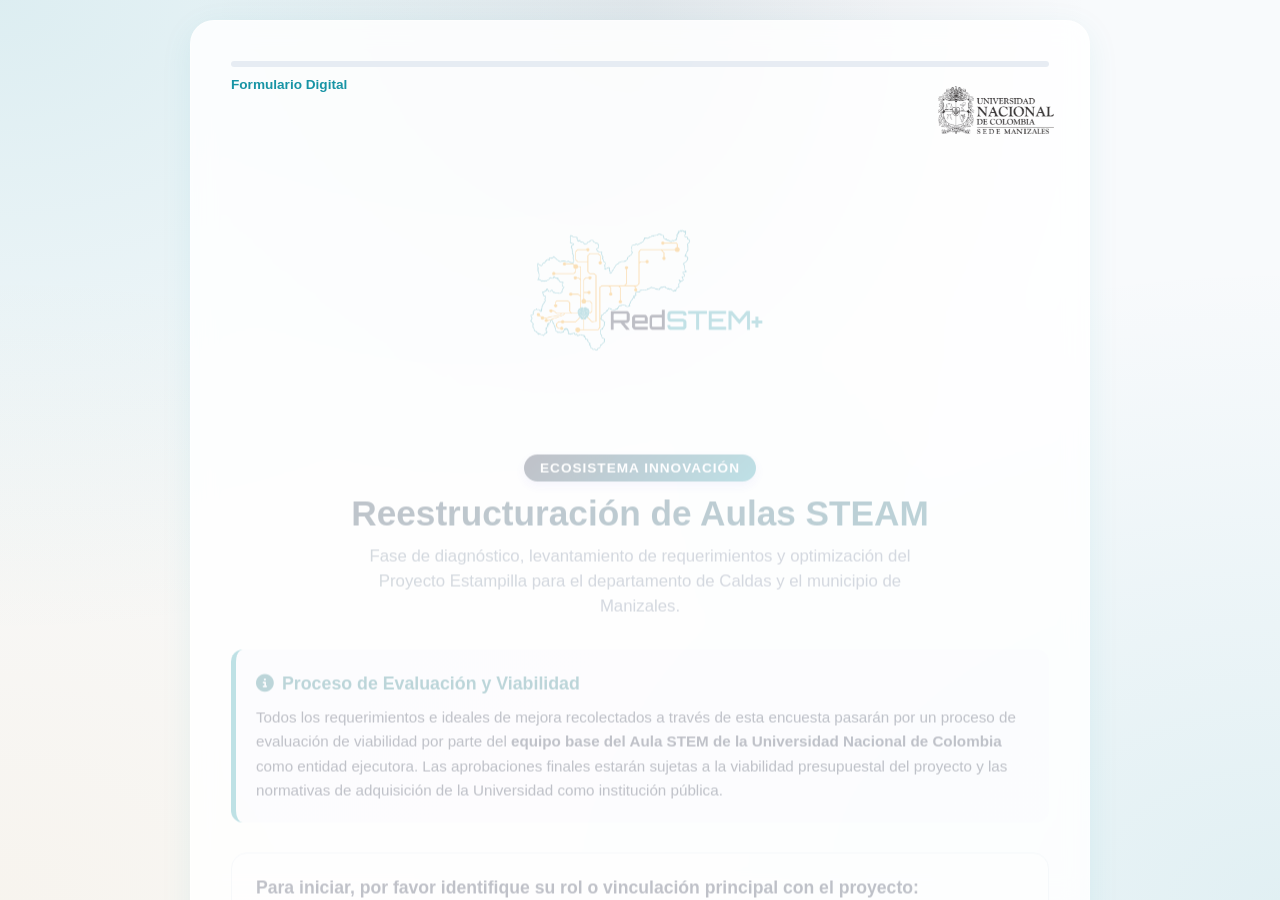
<file: index.html>
<!DOCTYPE html>
<html lang="es">
<head>
    <meta charset="UTF-8">
    <meta http-equiv="refresh" content="0; url=Formulario Actores y Aliados Aulas STEAM.html" />
    <title>Cargando Formulario Aulas STEAM...</title>
</head>
<body>
    <p>Redireccionando al formulario...</p>
</body>
</html>
</file>
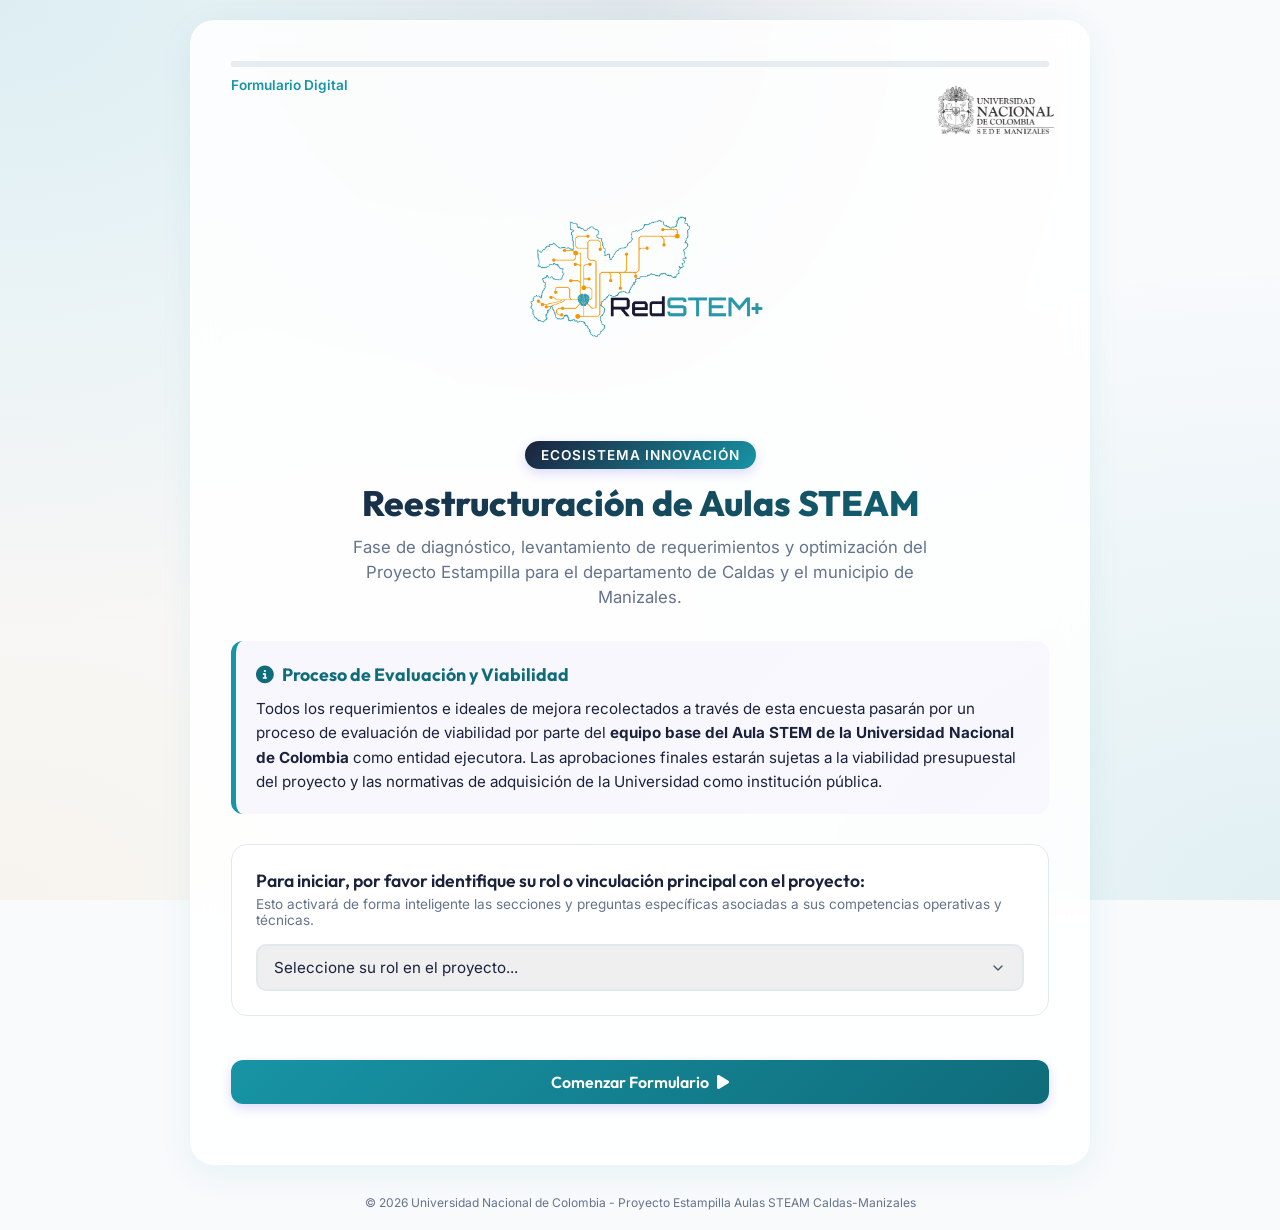
<file: Formulario Actores y Aliados Aulas STEAM.html>
<!DOCTYPE html>
<html lang="es">
<head>
    <meta charset="UTF-8">
    <meta name="viewport" content="width=device-width, initial-scale=1.0">
    <title>Formulario de Diagnóstico y Reestructuración - Aulas STEAM</title>
    
    <!-- External Assets & Styles -->
    <link rel="stylesheet" href="style.css?v=1.4">
    <link rel="stylesheet" href="https://cdnjs.cloudflare.com/ajax/libs/font-awesome/6.4.0/css/all.min.css">
</head>
<body>

    <main class="app-container" id="survey-app">
        <!-- Universidad Nacional Crest -->
        <img src="manizales.png" alt="Universidad Nacional de Colombia" class="unal-crest">

        <!-- Progress Tracker Bar -->
        <div class="progress-container">
            <div class="progress-bar-bg">
                <div class="progress-bar-fill" id="progress-bar-fill"></div>
            </div>
            <div class="progress-meta">
                <span class="progress-steps-indicator" id="progress-text">Formulario Digital</span>
                <span class="brand-badge-text" id="badge-rol" style="display: none;">Rol</span>
            </div>
        </div>

        <!-- SCREEN 1: Welcome & Actor Selection -->
        <section class="form-screen active" id="screen-welcome">
            <div class="welcome-card">
                <div class="welcome-logo-container" style="text-align: center; margin-bottom: 24px;">
                    <img src="logo3.png" alt="RedSTEM+" style="max-height: 260px; max-width: 100%; object-fit: contain;">
                </div>
                
                <div class="brand-badge">Ecosistema Innovación</div>
                <h1>Reestructuración de Aulas STEAM</h1>
                <p class="header-subtitle">
                    Fase de diagnóstico, levantamiento de requerimientos y optimización del Proyecto Estampilla para el departamento de Caldas y el municipio de Manizales.
                </p>

                <!-- Disclaimer & Evaluation Process Banner -->
                <div class="disclaimer-box">
                    <h3><i class="fas fa-info-circle"></i> Proceso de Evaluación y Viabilidad</h3>
                    <p>
                        Todos los requerimientos e ideales de mejora recolectados a través de esta encuesta pasarán por un proceso de 
                        evaluación de viabilidad por parte del <strong>equipo base del Aula STEM de la Universidad Nacional de Colombia</strong> 
                        como entidad ejecutora. Las aprobaciones finales estarán sujetas a la viabilidad presupuestal del proyecto y las 
                        normativas de adquisición de la Universidad como institución pública.
                    </p>
                </div>

                <div class="question-group" style="text-align: left;">
                    <label class="question-label" for="actor-select">Para iniciar, por favor identifique su rol o vinculación principal con el proyecto:</label>
                    <p class="question-desc">Esto activará de forma inteligente las secciones y preguntas específicas asociadas a sus competencias operativas y técnicas.</p>
                    <select id="actor-select">
                        <!-- Options generated dynamically by app.js -->
                    </select>
                </div>

                <button class="btn btn-primary" id="btn-start" style="width: 100%; justify-content: center; margin-top: 20px;">
                    Comenzar Formulario <i class="fas fa-play"></i>
                </button>
            </div>
        </section>

        <!-- SCREEN 2: Dynamic Form Step -->
        <section class="form-screen" id="screen-form">
            <div class="header-wrapper">
                <h2 id="section-title" style="font-family: var(--font-display); font-weight: 700; color: var(--color-primary-dark); font-size: 1.5rem; margin-bottom: 5px;">Sección</h2>
                <div style="width: 50px; height: 4px; background: var(--color-stem-purple); margin: 8px auto 0; border-radius: 10px;"></div>
            </div>

            <!-- Dynamic Question fields inserted here -->
            <form id="dynamic-form-fields" onsubmit="event.preventDefault();">
                <!-- Injected via JavaScript -->
            </form>

            <!-- Step Navigation Buttons -->
            <div class="button-group">
                <button class="btn btn-secondary" id="btn-prev">
                    <i class="fas fa-arrow-left"></i> Atrás
                </button>
                <button class="btn btn-primary" id="btn-next">
                    Siguiente <i class="fas fa-arrow-right"></i>
                </button>
            </div>
        </section>

        <!-- SCREEN 3: Success & Download Page -->
        <section class="form-screen" id="screen-success">
            <div class="success-card">
                <div class="success-icon-wrapper">
                    <i class="fas fa-check-circle"></i>
                </div>
                <h1>¡Respuestas Recopiladas!</h1>
                <p class="header-subtitle" style="margin-bottom: 25px;">
                    La recolección de información ha finalizado con éxito. Sus respuestas han sido consolidadas localmente en el navegador.
                </p>

                <!-- Viabilidad Recordatorio Final -->
                <div class="disclaimer-box" style="margin-top: 10px; border-left-color: var(--color-gob-teal);">
                    <h3><i class="fas fa-clipboard-check"></i> Próxima Fase: Mesa Técnica de Aprobación</h3>
                    <p>
                        El equipo técnico y pedagógico del <strong>Aula STEM UNAL</strong> consolidará todas las encuestas en la matriz de requerimientos 
                        para evaluar el costo-beneficio, el ajuste normativo de contratación y la disponibilidad de presupuesto.
                    </p>
                </div>

                <!-- Download Buttons -->
                <div class="download-options">
                    <button class="btn btn-download" id="btn-download-json">
                        <i class="fas fa-file-code"></i> Descargar JSON
                    </button>
                    <button class="btn btn-download" id="btn-download-csv">
                        <i class="fas fa-file-csv"></i> Descargar CSV
                    </button>
                </div>

                <!-- Response Preview section for demo purposes -->
                <div class="response-preview">
                    <h3><i class="fas fa-eye"></i> Vista Previa de sus Respuestas</h3>
                    <div class="preview-grid" id="preview-grid">
                        <!-- Injected via JavaScript -->
                    </div>
                </div>
            </div>
        </section>
    </main>

    <footer>
        <p>&copy; 2026 Universidad Nacional de Colombia - Proyecto Estampilla Aulas STEAM Caldas-Manizales</p>
    </footer>

    <!-- App Script logic -->
    <script src="app.js?v=1.8"></script>
</body>
</html>
</file>
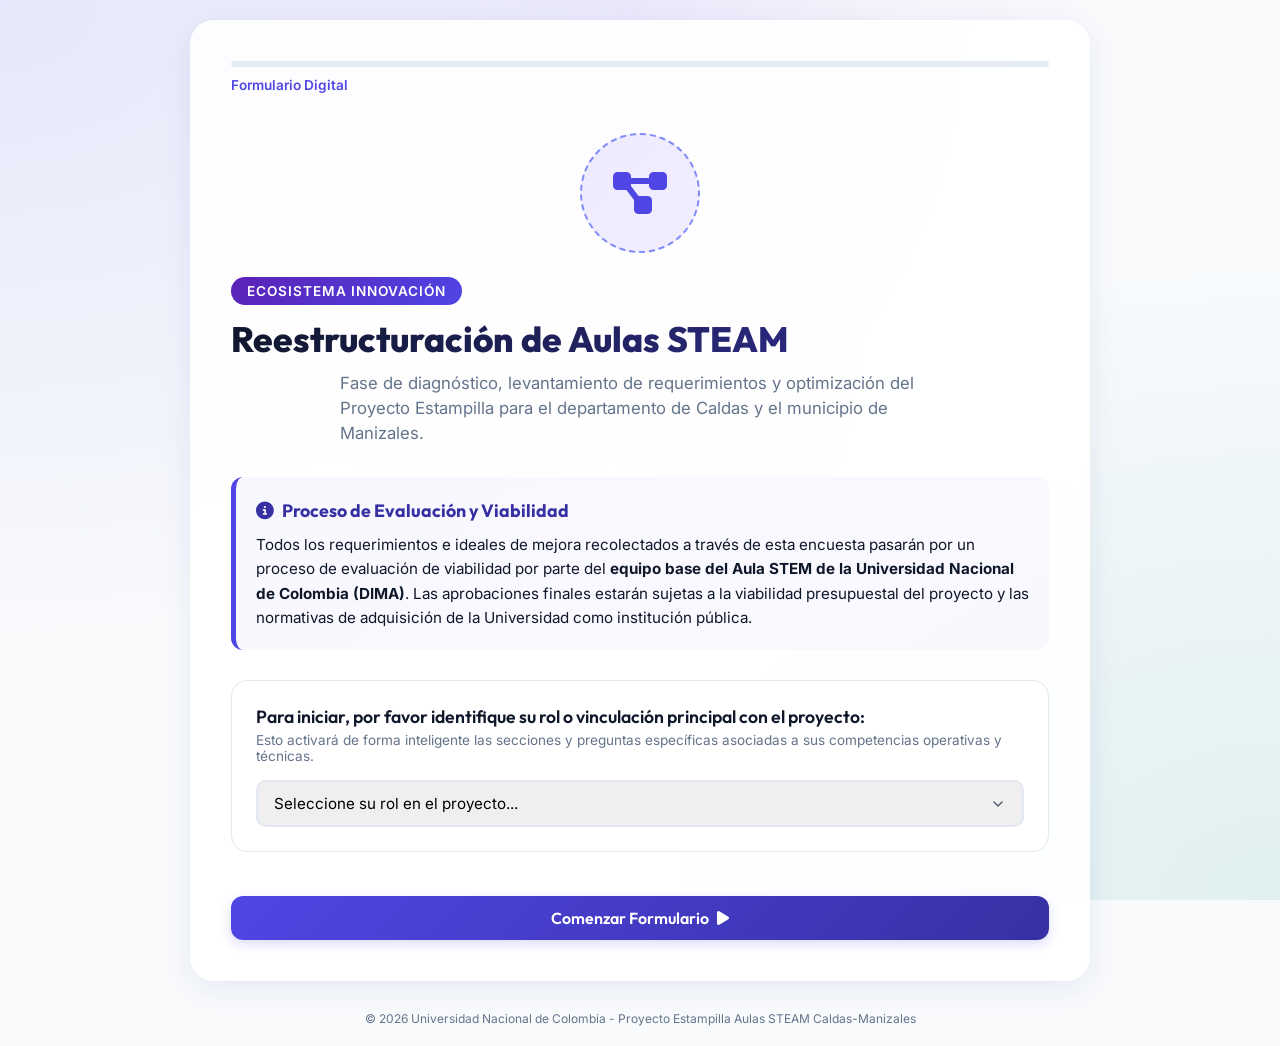
<file: formulario_google_forms_compatible.html>
<!DOCTYPE html>
<html lang="es">
<head>
    <meta charset="UTF-8">
    <meta name="viewport" content="width=device-width, initial-scale=1.0">
    <title>Formulario Diagnóstico y Reestructuración - Aulas STEAM</title>
    
    <!-- Librería externa de iconos -->
    <link rel="stylesheet" href="https://cdnjs.cloudflare.com/ajax/libs/font-awesome/6.4.0/css/all.min.css">
    
    <!--
      INSTRUCCIONES DE CONFIGURACIÓN CON GOOGLE FORMS:
      1. Cree su formulario en Google Forms con las preguntas correspondientes.
      2. Abra su Google Form publicado, haga clic derecho en cada campo de pregunta e inspeccione el código HTML.
      3. Busque el atributo 'name="entry.123456789"' de cada campo de pregunta.
      4. Vaya a la sección de <script> al final de este archivo y reemplace los valores del objeto 'googleFormMapping'
         y la variable 'googleFormUrl' con sus IDs de pregunta reales.
    -->
    
    <style>
        /* System Design & Theme Configuration */
        @import url('https://fonts.googleapis.com/css2?family=Inter:wght@300;400;500;600;700&family=Outfit:wght@400;500;600;700;800&display=swap');

        :root {
            --color-primary: #4f46e5;
            --color-primary-light: #818cf8;
            --color-primary-dark: #3730a3;
            --color-stem-purple: #5b21b6;
            --color-stem-violet: #8b5cf6;
            --color-gob-teal: #0d9488;
            --color-gob-teal-light: #2dd4bf;
            --color-aliados-orange: #c2410c;
            --color-aliados-orange-light: #ea580c;
            --color-unal-gold: #b45309;
            --color-unal-yellow: #f59e0b;
            --color-bg-dark: #0f172a;
            --color-bg-light: #f8fafc;
            --color-text-dark: #0f172a;
            --color-text-light: #f1f5f9;
            --color-text-muted: #64748b;
            
            --font-primary: 'Inter', sans-serif;
            --font-display: 'Outfit', sans-serif;
            
            --glass-bg: rgba(255, 255, 255, 0.9);
            --glass-border: rgba(255, 255, 255, 0.4);
            --glass-shadow: 0 8px 32px 0 rgba(31, 38, 135, 0.08);
            
            --transition-smooth: all 0.3s cubic-bezier(0.4, 0, 0.2, 1);
        }

        * {
            margin: 0;
            padding: 0;
            box-sizing: border-box;
        }

        body {
            font-family: var(--font-primary);
            background-color: var(--color-bg-light);
            color: var(--color-text-dark);
            min-height: 100vh;
            display: flex;
            flex-direction: column;
            justify-content: center;
            align-items: center;
            background-image: 
                radial-gradient(at 0% 0%, rgba(99, 102, 241, 0.12) 0px, transparent 50%),
                radial-gradient(at 50% 0%, rgba(139, 92, 246, 0.08) 0px, transparent 50%),
                radial-gradient(at 100% 100%, rgba(13, 148, 136, 0.1) 0px, transparent 50%);
            background-attachment: fixed;
            padding: 20px;
        }

        .app-container {
            width: 100%;
            max-width: 900px;
            background: var(--glass-bg);
            backdrop-filter: blur(12px);
            -webkit-backdrop-filter: blur(12px);
            border: 1px solid var(--glass-border);
            border-radius: 24px;
            box-shadow: var(--glass-shadow);
            padding: 40px;
            position: relative;
            transition: var(--transition-smooth);
        }

        .header-wrapper {
            text-align: center;
            margin-bottom: 30px;
        }

        .brand-badge {
            display: inline-flex;
            align-items: center;
            gap: 8px;
            background: linear-gradient(135deg, var(--color-stem-purple), var(--color-primary));
            color: white;
            padding: 6px 16px;
            border-radius: 50px;
            font-size: 0.85rem;
            font-weight: 600;
            text-transform: uppercase;
            letter-spacing: 1px;
            margin-bottom: 12px;
        }

        h1 {
            font-family: var(--font-display);
            font-weight: 800;
            font-size: 2.2rem;
            background: linear-gradient(135deg, var(--color-bg-dark), var(--color-primary-dark));
            -webkit-background-clip: text;
            -webkit-text-fill-color: transparent;
            margin-bottom: 10px;
        }

        .header-subtitle {
            color: var(--color-text-muted);
            font-size: 1.05rem;
            max-width: 600px;
            margin: 0 auto;
            line-height: 1.5;
        }

        .progress-container {
            margin-bottom: 40px;
        }

        .progress-bar-bg {
            height: 6px;
            background: rgba(226, 232, 240, 0.8);
            border-radius: 10px;
            width: 100%;
            overflow: hidden;
        }

        .progress-bar-fill {
            height: 100%;
            background: linear-gradient(90deg, var(--color-primary), var(--color-stem-violet));
            width: 0%;
            border-radius: 10px;
            transition: width 0.5s cubic-bezier(0.4, 0, 0.2, 1);
        }

        .progress-meta {
            display: flex;
            justify-content: space-between;
            margin-top: 10px;
            font-size: 0.85rem;
            font-weight: 600;
            color: var(--color-text-muted);
        }

        .progress-steps-indicator {
            color: var(--color-primary);
        }

        .form-screen {
            display: none;
            animation: slideIn 0.5s cubic-bezier(0.4, 0, 0.2, 1) forwards;
        }

        .form-screen.active {
            display: block;
        }

        @keyframes slideIn {
            from { opacity: 0; transform: translateY(20px); }
            to { opacity: 1; transform: translateY(0); }
        }

        .welcome-illustration {
            width: 120px;
            height: 120px;
            margin: 0 auto 24px;
            background: linear-gradient(135deg, rgba(79, 70, 229, 0.1), rgba(139, 92, 246, 0.1));
            border-radius: 50%;
            display: flex;
            justify-content: center;
            align-items: center;
            border: 2px dashed var(--color-primary-light);
        }

        .welcome-illustration i {
            font-size: 3rem;
            color: var(--color-primary);
        }

        .disclaimer-box {
            background: linear-gradient(135deg, rgba(79, 70, 229, 0.04), rgba(139, 92, 246, 0.04));
            border-left: 5px solid var(--color-primary);
            padding: 20px;
            border-radius: 12px;
            text-align: left;
            margin: 30px 0;
            font-size: 0.95rem;
            line-height: 1.6;
        }

        .disclaimer-box h3 {
            font-family: var(--font-display);
            font-weight: 700;
            color: var(--color-primary-dark);
            margin-bottom: 8px;
            display: flex;
            align-items: center;
            gap: 8px;
        }

        .question-group {
            background: white;
            border: 1px solid #e2e8f0;
            border-radius: 16px;
            padding: 24px;
            margin-bottom: 24px;
            text-align: left;
        }

        .question-label {
            font-family: var(--font-display);
            font-weight: 600;
            font-size: 1.1rem;
            color: var(--color-text-dark);
            margin-bottom: 12px;
            display: block;
        }

        .question-desc {
            font-size: 0.85rem;
            color: var(--color-text-muted);
            margin-bottom: 16px;
            margin-top: -8px;
        }

        input[type="text"],
        input[type="number"],
        select,
        textarea {
            width: 100%;
            padding: 12px 16px;
            border: 2px solid #e2e8f0;
            border-radius: 10px;
            font-family: var(--font-primary);
            font-size: 0.95rem;
            outline: none;
            transition: var(--transition-smooth);
        }

        input[type="text"]:focus,
        input[type="number"]:focus,
        select:focus,
        textarea:focus {
            border-color: var(--color-primary);
            box-shadow: 0 0 0 3px rgba(79, 70, 229, 0.1);
        }

        textarea {
            resize: vertical;
            min-height: 100px;
        }

        select {
            cursor: pointer;
            appearance: none;
            background-image: url("data:image/svg+xml;charset=utf-8,%3Csvg xmlns='http://www.w3.org/2000/svg' viewBox='0 0 24 24' fill='none' stroke='%23475569' stroke-width='2' stroke-linecap='round' stroke-linejoin='round'%3E%3Cpath d='M6 9l6 6 6-6'/%3E%3C/svg%3E");
            background-repeat: no-repeat;
            background-position: right 16px center;
            background-size: 16px;
            padding-right: 40px;
        }

        .scale-wrapper {
            display: flex;
            justify-content: space-between;
            gap: 8px;
            margin: 10px 0;
        }

        .scale-option {
            flex: 1;
            position: relative;
        }

        .scale-option input[type="radio"] {
            position: absolute;
            opacity: 0;
            width: 0;
            height: 0;
        }

        .scale-option label {
            display: flex;
            justify-content: center;
            align-items: center;
            height: 48px;
            background: #f1f5f9;
            border-radius: 10px;
            font-family: var(--font-display);
            font-weight: 700;
            font-size: 1.1rem;
            color: var(--color-text-muted);
            cursor: pointer;
            transition: var(--transition-smooth);
        }

        .scale-option input[type="radio"]:checked + label {
            background: var(--color-primary);
            color: white;
        }

        .binary-wrapper {
            display: flex;
            gap: 16px;
        }

        .binary-option {
            flex: 1;
            position: relative;
        }

        .binary-option input[type="radio"] {
            position: absolute;
            opacity: 0;
            width: 0;
            height: 0;
        }

        .binary-option label {
            display: flex;
            justify-content: center;
            align-items: center;
            gap: 8px;
            padding: 12px;
            background: #f1f5f9;
            border-radius: 10px;
            font-weight: 600;
            color: var(--color-text-muted);
            cursor: pointer;
            transition: var(--transition-smooth);
        }

        .binary-option input[type="radio"]:checked + label.yes-lbl {
            background: rgba(13, 148, 136, 0.1);
            border: 2px solid var(--color-gob-teal);
            color: var(--color-gob-teal);
        }

        .binary-option input[type="radio"]:checked + label.no-lbl {
            background: rgba(194, 65, 12, 0.1);
            border: 2px solid var(--color-aliados-orange);
            color: var(--color-aliados-orange);
        }

        .conditional-field {
            max-height: 0;
            overflow: hidden;
            opacity: 0;
            transition: all 0.4s cubic-bezier(0.4, 0, 0.2, 1);
        }

        .conditional-field.visible {
            max-height: 200px;
            opacity: 1;
            margin-top: 16px;
        }

        .chips-grid {
            display: grid;
            grid-template-columns: repeat(auto-fill, minmax(180px, 1fr));
            gap: 12px;
        }

        .chip-option {
            position: relative;
        }

        .chip-option input[type="checkbox"] {
            position: absolute;
            opacity: 0;
            width: 0;
            height: 0;
        }

        .chip-option label {
            display: flex;
            align-items: center;
            gap: 10px;
            padding: 12px 16px;
            background: #f1f5f9;
            border-radius: 10px;
            font-size: 0.9rem;
            font-weight: 500;
            color: var(--color-text-muted);
            cursor: pointer;
            transition: var(--transition-smooth);
            border: 1px solid transparent;
        }

        .chip-option input[type="checkbox"]:checked + label {
            background: rgba(91, 33, 150, 0.08);
            border-color: var(--color-stem-violet);
            color: var(--color-stem-purple);
        }

        .button-group {
            display: flex;
            justify-content: space-between;
            align-items: center;
            margin-top: 40px;
            padding-top: 20px;
            border-top: 1px solid #e2e8f0;
        }

        .btn {
            display: inline-flex;
            align-items: center;
            gap: 8px;
            padding: 12px 24px;
            border-radius: 12px;
            font-family: var(--font-display);
            font-weight: 600;
            font-size: 1rem;
            cursor: pointer;
            transition: var(--transition-smooth);
            border: none;
        }

        .btn-primary {
            background: linear-gradient(135deg, var(--color-primary), var(--color-primary-dark));
            color: white;
            box-shadow: 0 4px 12px rgba(79, 70, 229, 0.2);
        }

        .btn-secondary {
            background: #f1f5f9;
            color: var(--color-text-muted);
        }

        .success-card {
            text-align: center;
            padding: 30px 0;
        }

        .success-icon-wrapper {
            width: 80px;
            height: 80px;
            background: rgba(13, 148, 136, 0.1);
            color: var(--color-gob-teal);
            border-radius: 50%;
            display: flex;
            justify-content: center;
            align-items: center;
            font-size: 2.5rem;
            margin: 0 auto 20px;
        }

        .response-preview {
            margin-top: 35px;
            background: #f8fafc;
            border: 1px solid #e2e8f0;
            border-radius: 16px;
            padding: 24px;
            text-align: left;
        }

        .preview-grid {
            display: grid;
            grid-template-columns: repeat(auto-fill, minmax(200px, 1fr));
            gap: 16px;
            max-height: 250px;
            overflow-y: auto;
        }

        .preview-item {
            font-size: 0.85rem;
            background: white;
            padding: 10px 14px;
            border-radius: 10px;
            border: 1px solid #e2e8f0;
        }

        .preview-item strong {
            display: block;
            color: var(--color-text-muted);
            margin-bottom: 4px;
            font-size: 0.75rem;
        }

        footer {
            margin-top: 30px;
            font-size: 0.75rem;
            color: var(--color-text-muted);
            text-align: center;
        }

        @media (max-width: 640px) {
            .app-container { padding: 24px 16px; }
            h1 { font-size: 1.7rem; }
            .button-group { flex-direction: column-reverse; gap: 12px; }
            .btn { width: 100%; justify-content: center; }
            .scale-wrapper { flex-wrap: wrap; }
            .chips-grid { grid-template-columns: 1fr; }
        }
    </style>
</head>
<body>

    <main class="app-container" id="survey-app">
        <!-- Barra de Progreso -->
        <div class="progress-container">
            <div class="progress-bar-bg">
                <div class="progress-bar-fill" id="progress-bar-fill"></div>
            </div>
            <div class="progress-meta">
                <span class="progress-steps-indicator" id="progress-text">Formulario Digital</span>
                <span class="brand-badge-text" id="badge-rol" style="display: none;">Rol</span>
            </div>
        </div>

        <!-- PANTALLA 1: Bienvenida y Rol -->
        <section class="form-screen active" id="screen-welcome">
            <div class="welcome-card">
                <div class="welcome-illustration">
                    <i class="fas fa-project-diagram"></i>
                </div>
                
                <div class="brand-badge">Ecosistema Innovación</div>
                <h1>Reestructuración de Aulas STEAM</h1>
                <p class="header-subtitle">
                    Fase de diagnóstico, levantamiento de requerimientos y optimización del Proyecto Estampilla para el departamento de Caldas y el municipio de Manizales.
                </p>

                <div class="disclaimer-box">
                    <h3><i class="fas fa-info-circle"></i> Proceso de Evaluación y Viabilidad</h3>
                    <p>
                        Todos los requerimientos e ideales de mejora recolectados a través de esta encuesta pasarán por un proceso de 
                        evaluación de viabilidad por parte del <strong>equipo base del Aula STEM de la Universidad Nacional de Colombia (DIMA)</strong>. 
                        Las aprobaciones finales estarán sujetas a la viabilidad presupuestal del proyecto y las 
                        normativas de adquisición de la Universidad como institución pública.
                    </p>
                </div>

                <div class="question-group" style="text-align: left;">
                    <label class="question-label" for="actor-select">Para iniciar, por favor identifique su rol o vinculación principal con el proyecto:</label>
                    <p class="question-desc">Esto activará de forma inteligente las secciones y preguntas específicas asociadas a sus competencias operativas y técnicas.</p>
                    <select id="actor-select">
                        <!-- Opciones dinámicas en JS -->
                    </select>
                </div>

                <button class="btn btn-primary" id="btn-start" style="width: 100%; justify-content: center; margin-top: 20px;">
                    Comenzar Formulario <i class="fas fa-play"></i>
                </button>
            </div>
        </section>

        <!-- PANTALLA 2: Formulario Activo -->
        <section class="form-screen" id="screen-form">
            <div class="header-wrapper">
                <h2 id="section-title" style="font-family: var(--font-display); font-weight: 700; color: var(--color-primary-dark); font-size: 1.5rem; margin-bottom: 5px;">Sección</h2>
                <div style="width: 50px; height: 4px; background: var(--color-stem-purple); margin: 8px auto 0; border-radius: 10px;"></div>
            </div>

            <form id="dynamic-form-fields" onsubmit="event.preventDefault();">
                <!-- Inputs inyectados dinámicamente -->
            </form>

            <div class="button-group">
                <button class="btn btn-secondary" id="btn-prev">
                    <i class="fas fa-arrow-left"></i> Atrás
                </button>
                <button class="btn btn-primary" id="btn-next">
                    Siguiente <i class="fas fa-arrow-right"></i>
                </button>
            </div>
        </section>

        <!-- PANTALLA 3: Envío Exitoso -->
        <section class="form-screen" id="screen-success">
            <div class="success-card">
                <div class="success-icon-wrapper">
                    <i class="fas fa-check-circle"></i>
                </div>
                <h1>¡Formulario Enviado con Éxito!</h1>
                <p class="header-subtitle" style="margin-bottom: 25px;">
                    Sus respuestas han sido registradas directamente en la base de datos de Google Forms.
                </p>

                <div class="disclaimer-box" style="margin-top: 10px; border-left-color: var(--color-gob-teal);">
                    <h3><i class="fas fa-clipboard-check"></i> Próxima Fase: Mesa Técnica de Aprobación</h3>
                    <p>
                        El equipo técnico y pedagógico del <strong>Aula STEM UNAL (DIMA)</strong> consolidará todas las respuestas en la matriz de requerimientos 
                        para evaluar el costo-beneficio, el ajuste normativo de contratación y la disponibilidad de presupuesto.
                    </p>
                </div>

                <div class="response-preview">
                    <h3><i class="fas fa-eye"></i> Vista Previa de sus Respuestas</h3>
                    <div class="preview-grid" id="preview-grid">
                        <!-- Inyectados por JS -->
                    </div>
                </div>
            </div>
        </section>
    </main>

    <footer>
        <p>&copy; 2026 Universidad Nacional de Colombia - Proyecto Estampilla Aulas STEAM Caldas-Manizales</p>
    </footer>

    <!-- Lógica JavaScript compatible con Google Forms -->
    <script>
        // CONFIGURACIÓN DE GOOGLE FORMS:
        // 1. Reemplace esta URL con la URL de formResponse de su Google Form
        const googleFormUrl = "https://docs.google.com/forms/d/e/1FAIpQLSdjzVUMWR_LjRW_84G_hfosNhkUO2tOyi_G53zYc86JvkuxBg/formResponse";
        
        // 2. Mapee los IDs de las preguntas de este HTML a los IDs entry.XXXXX correspondientes en su Google Form
        const googleFormMapping = {
          "0_1": "entry.1654488854",
          "0_2": "entry.1218665482",
          "0_3_title": "entry.632190729",
          "0_4": "entry.277783835",
          // NOTA: Si regenera el formulario de Google con crear_preguntas_google_forms.js,
          // deberá actualizar las siguientes claves entry.XXXXX con los valores nuevos generados:
          "0_5": "entry.TODO_G5_TELEFONO",
          "0_6": "entry.TODO_G6_CORREO",
          "0_7": "entry.333510213", // Mapeado al campo anterior de Año (G.5 original)
          "0_8": "entry.640762293", // Mapeado al campo anterior de Visita (G.6 original)
          "A_1": "entry.867987784",
          "A_2": "entry.1024108680",
          "A_3": "entry.1620392427",
          "A_3_text": "entry.197305521",
          "A_4": "entry.695367276",
          "A_5": "entry.1608649937",
          "B_1": "entry.280510231",
          "B_2": "entry.125931978",
          "B_3": "entry.112045201",
          "B_4": "entry.848592662",
          "B_5": "entry.644432065",
          "B_6": "entry.1252701276",
          "C_1": "entry.1666470671",
          "C_2": "entry.1323022236",
          "C_2_text": "entry.419606586",
          "C_3": "entry.1528233040",
          "C_4": "entry.1679433343",
          "D_1": "entry.647764939",
          "D_2": "entry.1913254821",
          "D_3": "entry.1195601798",
          "D_3_text": "entry.1557087061",
          "D_4": "entry.1503028101",
          "D_5": "entry.1511873120",
          "D_6": "entry.1976789944",
          "D_6_text": "entry.726852779",
          "E_1": "entry.1857402100",
          "E_2": "entry.1342916536",
          "E_3": "entry.945597320",
          "E_4": "entry.135715789",
          "E_5": "entry.1628901759",
          "E_6": "entry.1801801155",
          "E_7": "entry.1008139890",
          "E_8": "entry.1747418274",
          "F_1": "entry.311708170",
          "F_2": "entry.501451497",
          "F_3": "entry.1620848934",
          "F_4": "entry.1170364864",
          "F_5": "entry.142570303",
          "F_6": "entry.268468617",
          "G_1": "entry.337387119",
          "G_2": "entry.1949597458",
          "G_2_text": "entry.1565994908",
          "G_4": "entry.599574975",
          "G_5": "entry.568413619",
          "H_1": "entry.1384178262",
          "H_2": "entry.2025438851",
          "H_3": "entry.553141351",
          "H_4": "entry.607489848",
          "H_5": "entry.1579975686",
          "I_1": "entry.1528641025",
          "I_2": "entry.639649828",
          "I_2_text": "entry.1284347917",
          "I_3": "entry.633009419",
          "I_4": "entry.816624221",
          "I_5": "entry.1968011870",
          "J_1": "entry.113311765",
          "J_2": "entry.1759126667",
          "J_3": "entry.730550376",
          "J_4": "entry.1651615255",
          "J_4_text": "entry.1070057250",
          "J_5": "entry.2000422838",
          "J_6": "entry.1403042002",
          "K_1_1": "entry.643352290",
          "K_1_2": "entry.775589121",
          "K_1_3": "entry.452271949",
          "K_1_3_text": "entry.998773485",
          "K_2_1": "entry.1718781081",
          "K_2_2": "entry.904479630",
          "K_2_3": "entry.1102594273",
          "K_3_1": "entry.2049538242",
          "K_3_2": "entry.1003965386",
          "K_3_3": "entry.1840319925",
          "K_4_1": "entry.624097086",
          "K_4_2": "entry.1785402800",
          "K_5_1": "entry.1307833527",
          "K_5_2": "entry.1701660379",
          "K_5_3": "entry.175739631",
          "K_6_1": "entry.2138978673",
          "K_6_2": "entry.1375180669",
          "K_6_3": "entry.451947385",
          "V_1": "entry.1432117814",
          "V_2_1": "entry.1959453214",
          "V_2_2": "entry.576434093",
          "V_2_3": "entry.1232128228",
          "V_3_1": "entry.663126050",
          "V_3_2": "entry.1002647395",
          "V_3_3": "entry.1520316041",
          "V_4": "entry.2107617779",
          "V_6": "entry.31130183",
          "V_5": "entry.222511859",
          "V_5_text": "entry.1135075977"
        };

        const questionDatabase = {
            sec0: [
                { id: "0_1", label: "Nombre completo", type: "text", required: true },
                { id: "0_2", label: "Institución o entidad a la que pertenece", type: "text", required: true },
                {
                    id: "0_4",
                    label: "Municipio o sede de referencia",
                    type: "select",
                    required: true,
                    options: [
                        "Manizales", "Aguadas", "Anserma", "Aranzazu", "Belalcázar", 
                        "Chinchiná", "Filadelfia", "La Dorada", "La Merced", "Manzanares", 
                        "Marmato", "Marquetalia", "Marulanda", "Neira", "Norcasia", "Pácora", 
                        "Palestina", "Pensilvania", "Riosucio", "Risaralda", "Salamina", 
                        "Samaná", "San José", "Supía", "Victoria", "Villamaría", "Viterbo",
                        "UNAL Sede Manizales"
                    ]
                },
                { id: "0_5", label: "Teléfono de contacto", type: "text", required: true },
                { id: "0_6", label: "Correo electrónico de contacto", type: "text", required: true },
                { id: "0_7", label: "¿Desde qué año está vinculado/a al Proyecto Aulas STEAM?", type: "number", required: true, min: 2015, max: 2026 },
                { id: "0_8", label: "¿Ha visitado o trabajado directamente en al menos un Aula STEAM?", type: "binary", required: true }
            ],
            modA: [
                { id: "A_1", label: "¿Cómo califica las condiciones físicas actuales de las Aulas STEAM?", desc: "Tenga en cuenta aspectos como espacio de transito, ventilación, iluminación y accesibilidad.", type: "scale", max: 5, required: true },
                {
                    id: "A_2",
                    label: "¿Qué problemas de infraestructura ha identificado con mayor frecuencia?",
                    type: "multiselect",
                    options: [
                        "Instalación eléctrica inestable o sin puesta a tierra",
                        "Conectividad de red lenta o nula",
                        "Ventilación inadecuada / exceso de calor",
                        "Filtraciones o alta humedad relativa",
                        "Aislamiento acústico insuficiente para la CNC",
                        "Iluminación deficiente",
                        "Espacio físico muy reducido",
                        "Falta de rejas de seguridad o cerraduras seguras",
                        "Falta de pintura o adecuación civil básica"
                    ]
                },
                { id: "A_3", label: "¿Las instalaciones eléctricas y de red son suficientes para el uso simultáneo de todos los equipos?", desc: "Piense en conectar routers CNC, impresoras 3D y ordenadores a la vez.", type: "conditional-text", condTrigger: "No", condLabel: "Especifique qué fallas eléctricas o limitaciones de red ha experimentado:", required: true },
                { id: "A_4", label: "¿Se han presentado situaciones de seguridad asociadas a la infraestructura?", desc: "Ej: hurtos, fallos eléctricos peligrosos, accidentes físicos. Descríbalas brevemente si aplica.", type: "text", required: false },
                { id: "A_5", label: "¿Qué mejoras de infraestructura considera prioritarias para la siguiente fase del proyecto?", type: "text", required: true }
            ],
            modB: [
                { id: "B_1", label: "¿Los equipos TIC disponibles (computadores, impresoras 3D, kits de robótica, VR) son suficientes para la demanda?", type: "scale", max: 5, required: true },
                { id: "B_2", label: "¿Con qué frecuencia se presentan fallas técnicas en los equipos?", type: "select", required: true, options: ["Diaria", "Semanal", "Mensual", "Rara vez", "Nunca"] },
                { id: "B_3", label: "¿Existe un protocolo de mantenimiento preventivo?", type: "select", required: true, options: ["Sí, y se cumple a cabalidad", "Sí, pero se cumple de forma parcial", "No existe o no se realiza", "No tengo conocimiento"] },
                { id: "B_4", label: "¿Qué equipos, kits tecnológicos o software considera que hacen falta o deberían actualizarse?", type: "text", required: true },
                { id: "B_5", label: "¿Los equipos actuales son compatibles con el software y las metodologías STEAM que se utilizan?", type: "scale", max: 5, required: true },
                { id: "B_6", label: "¿Se han presentado pérdidas, robos o daños irreparables de equipos en su sede?", desc: "De ser así, explique brevemente el caso y cómo se gestionó ante el inventario.", type: "text", required: false }
            ],
            modC: [
                { id: "C_1", label: "¿El mobiliario actual (mesas de trabajo, almacenamiento, tableros móviles) favorece el trabajo colaborativo?", type: "scale", max: 5, required: true },
                { id: "C_2", label: "¿Se ha deteriorado, dañado o perdido mobiliario desde la instalación inicial?", type: "conditional-text", condTrigger: "Sí", condLabel: "Especifique qué mobiliario se ha deteriorado o perdido y las causas:", required: true },
                { id: "C_3", label: "¿Qué elementos de mobiliario o dotación de almacenamiento considera que deben reemplazarse o incorporarse?", type: "text", required: true },
                { id: "C_4", label: "¿El almacenamiento de los kits de robótica y herramientas manuales es adecuado y seguro?", type: "scale", max: 5, required: true }
            ],
            modD: [
                { id: "D_1", label: "¿El modelo de financiación actual (recursos de la Estampilla) permite una ejecución oportuna de las metas?", type: "scale", max: 5, required: true },
                { id: "D_2", label: "¿Qué cuellos de botella financieros o de contratación pública ha identificado en fases anteriores?", type: "text", required: true },
                { id: "D_3", label: "¿Considera que el presupuesto asignado es suficiente para sostener y ampliar el proyecto en la siguiente vigencia?", type: "conditional-text", condTrigger: "No", condLabel: "Escriba su justificación o qué rubros adicionales se deben contemplar:", required: true },
                { id: "D_4", label: "¿Existen restricciones normativas de la Universidad Nacional como entidad pública que limiten la adquisición ágil de equipos o servicios?", desc: "Ej: trabas en importación de chips, demoras en licitaciones de kits.", type: "text", required: true },
                {
                    id: "D_5",
                    label: "¿Qué criterios deberían priorizarse en los futuros procesos de selección de proveedores tecnológicos?",
                    type: "multiselect",
                    options: [
                        "Menor precio ofertado",
                        "Calidad y robustez industrial del hardware",
                        "Capacidad de soporte técnico y garantías in-situ",
                        "Experiencia previa en el sector educativo público",
                        "Disponibilidad de repuestos en el mercado nacional"
                    ]
                },
                { id: "D_6", label: "¿Ha detectado inconsistencias o demoras severas entre los pliegos cotizados y lo entregado finalmente por los proveedores?", type: "conditional-text", condTrigger: "Sí", condLabel: "Describa detalladamente la inconsistencia detectada:", required: false }
            ],
            modE: [
                { id: "E_1", label: "¿Existe un manual operativo, protocolo de uso o reglamento del Aula STEAM?", type: "select", required: true, options: ["Sí, y se utiliza efectivamente", "Sí, pero los docentes no lo aplican", "No existe o está en construcción"] },
                { id: "E_2", label: "¿Cuántas horas semanales promedio está activo el Aula STEAM para clases directas con estudiantes?", type: "number", required: true, min: 0, max: 40 },
                { id: "E_3", label: "¿Cuántos docentes de su institución se encuentran capacitados para operar el Aula de forma autónoma?", type: "number", required: true, min: 0, max: 100 },
                { id: "E_4", label: "¿Qué brechas de capacitación técnica y soporte de hardware identifica en el equipo local?", type: "text", required: true },
                { id: "E_5", label: "¿El modelo de coordinación actual (coordinador municipal contratado por la UNAL) es sostenible?", desc: "Argumente los pros y contras observados en el territorio.", type: "text", required: true },
                { id: "E_6", label: "¿Cómo se realiza el seguimiento, inventario y reporte de uso diario del Aula? ¿Es suficiente?", type: "text", required: true },
                { id: "E_7", label: "¿Qué mejoras operativas implementaría para aumentar la tasa de uso efectivo del Aula por los estudiantes?", type: "text", required: true },
                { id: "E_8", label: "¿De qué manera implementaría el sostenimiento del aula STEAM para la adquisición de materiales consumibles?", desc: "Ej: filamentos 3D, componentes electrónicos, resinas, repuestos.", type: "text", required: true }
            ],
            modF: [
                { id: "F_1", label: "¿Las actividades prácticas del Aula STEAM están alineadas con la malla curricular de su institución?", type: "scale", max: 5, required: true },
                { id: "F_2", label: "¿Existe una planificación anual o trimestral de proyectos de aprendizaje basados en STEAM?", type: "select", required: true, options: ["Sí, consolidada en el PEI", "En proceso de estructuración", "No existe planificación, se usa de forma libre"] },
                { id: "F_3", label: "¿Qué áreas del conocimiento se integran con facilidad y cuáles presentan barreras pedagógicas?", desc: "Ej: Matemáticas y Ciencias vs. Lenguaje o Ciencias Sociales.", type: "text", required: true },
                { id: "F_4", label: "¿Se realiza un seguimiento estructurado al impacto en el aprendizaje y desarrollo de habilidades del estudiante?", desc: "Si es así, indique qué instrumentos o rúbricas de evaluación utilizan.", type: "text", required: true },
                { id: "F_5", label: "¿Cómo percibe la motivación y rendimiento académico de los estudiantes que hacen uso del Aula STEAM?", type: "text", required: true },
                { id: "F_6", label: "¿Qué tipo de contenidos formativos, guías didácticas o metodologías de co-diseño enriquecerían la experiencia?", type: "text", required: true }
            ],
            modG: [
                { id: "G_1", label: "¿El Aula STEAM ha generado beneficios visibles para la comunidad del municipio?", desc: "Ej: ferias de ciencia, desarrollo de prototipos para solucionar problemas locales de acueducto o agro.", type: "text", required: true },
                { id: "G_2", label: "¿El municipio ha podido aportar recursos propios (cofinanciación, infraestructura, fibra óptica, talento humano) para complementar el proyecto?", type: "conditional-text", condTrigger: "Sí", condLabel: "Especifique el monto o el tipo de aporte realizado por la administración municipal:", required: true },
                { id: "G_3", label: "¿Considera que los criterios de selección de municipios para nuevas Aulas STEAM son pertinentes?", desc: "¿Qué variables o indicadores territoriales sugeriría agregar o modificar?", type: "text", required: true },
                { id: "G_4", label: "¿Existe alguna política pública o acuerdo municipal que articule el Aula STEAM con planes de desarrollo educativo?", type: "select", required: true, options: ["Sí, acuerdo municipal vigente", "En proceso de formulación en el concejo", "No existe articulación formal"] },
                { id: "G_5", label: "¿Qué riesgos de sostenibilidad presupuestaria y operativa identifica una vez finalice la financiación por Estampilla?", type: "text", required: true }
            ],
            modH: [
                { id: "H_1", label: "¿Cómo se ha articulado su organización (Luker / Universidad de Caldas / Comité) con el equipo ejecutor de la UNAL?", type: "text", required: true },
                { id: "H_2", label: "¿Qué aportes metodológicos o didácticos concretos ha hecho su alianza a la operación de las Aulas?", type: "text", required: true },
                { id: "H_3", label: "¿Qué oportunidades de mejora o cuellos de botella identifica en la estructura y gobernanza actual de la alianza?", type: "text", required: true },
                { id: "H_4", label: "(Exclusivo Luker/Uruguay) ¿Qué aprendizajes del Plan Ceibal de Uruguay son directamente aplicables a Caldas?", desc: "¿Cuáles definitivamente no son viables debido a las particularidades del contexto local?", type: "text", required: true },
                { id: "H_5", label: "¿Estaría dispuesta su organización a ampliar su participación en el co-diseño de la reestructuración?", desc: "De ser así, ¿bajo qué condiciones institucionales y de aporte técnico?", type: "text", required: true }
            ],
            modI: [
                { id: "I_1", label: "¿Los procesos contractuales y pliegos de licitación de la UNAL han sido claros, justos y ágiles?", type: "scale", max: 5, required: true },
                { id: "I_2", label: "¿Ha recibido fichas técnicas y requerimientos detallados para cotizar y fabricar/entregar de forma correcta?", type: "conditional-text", condTrigger: "No", condLabel: "Indique cuáles fueron las mayores deficiencias en las fichas técnicas provistas:", required: true },
                { id: "I_3", label: "¿Qué mejoras o especificaciones estándar sugeriría incluir en los pliegos para evitar compras deficientes o entregas tardías?", type: "text", required: true },
                { id: "I_4", label: "¿Qué plan de acción u oferta técnica tiene su organización para implementar un SLA (Acuerdo de Nivel de Servicio) de soporte postventa?", type: "text", required: true },
                { id: "I_5", label: "¿Qué nuevas tecnologías, kits de robótica pedagógicos o mobiliario ergonómico recomendaría incluir para la reestructuración?", type: "text", required: true }
            ],
            modJ: [
                { id: "J_1", label: "¿El Aula STEAM está incluida formalmente en el PEI (Proyecto Educativo Institucional) o en los planes municipales?", type: "select", required: true, options: ["Sí, totalmente integrado", "En proceso de inclusión y reforma curricular", "No, opera como un espacio aislado"] },
                { id: "J_2", label: "¿Existe un rubro presupuestal propio asignado por la rectoría o alcaldía para el sostenimiento operativo del Aula?", type: "select", required: true, options: ["Sí, presupuesto anual recurrente", "Aportes parciales para contingencias", "Ninguno, dependencia absoluta de la UNAL"] },
                { id: "J_3", label: "¿Qué dependencia, área académica o persona asume la responsabilidad administrativa del Aula en el colegio?", type: "text", required: true },
                { id: "J_4", label: "¿Qué ocurriría con la operación y custodia del Aula STEAM si el soporte de la Universidad Nacional finalizara hoy?", type: "conditional-text", condTrigger: "Cierre parcial", condLabel: "Escriba qué acciones inmediatas requeriría para evitar el cierre operativo del aula:", required: true },
                { id: "J_5", label: "¿La institución o el municipio tiene capacidad técnica instalada propia para operar de forma 100% autónoma el Aula?", type: "scale", max: 5, required: true },
                {
                    id: "J_6",
                    label: "¿Cuáles son las mayores amenazas que ponen en riesgo la continuidad del Aula en su territorio?",
                    type: "multiselect",
                    options: [
                        "Falta de presupuesto para filamentos e insumos",
                        "Desinterés de los directivos docentes o relevo de alcaldes",
                        "Traslado o rotación frecuente de docentes capacitados",
                        "Cortes de energía eléctrica recurrentes o mala conectividad",
                        "Obsolescencia tecnológica sin soporte de garantías",
                        "Falta de seguridad física (riesgo de vandalismo o hurto)"
                    ]
                }
            ],
            modK: [
                { id: "K_1_1", label: "¿Qué beneficios concretos espera que genere la llegada del Aula STEAM a su municipio o institución?", type: "text", required: true },
                { id: "K_1_2", label: "¿Qué temores, dudas o barreras iniciales identifica frente al proyecto de implementación?", type: "text", required: true },
                { id: "K_1_3", label: "¿Ha tenido la oportunidad de visitar un Aula STEAM activa? Si es así, ¿qué le llamó la atención positiva o negativamente?", type: "conditional-text", condTrigger: "Sí", condLabel: "Describa brevemente su percepción y aprendizajes de la visita:", required: false },
                { id: "K_2_1", label: "¿El espacio físico preseleccionado para el Aula cuenta con condiciones óptimas de energía, red, ventilación e iluminación?", type: "select", required: true, options: ["Sí, cumple a cabalidad", "Cumple parcialmente (requiere adecuación menor)", "No cumple (requiere reforma estructural civil)"] },
                { id: "K_2_2", label: "¿Cuántos docentes estarían disponibles y motivados para capacitarse y liderar las actividades del Aula?", type: "number", required: true, min: 0, max: 50 },
                { id: "K_2_3", label: "¿Existe alguna experiencia o proyecto previo similar (robótica, clubes de ciencia, salas TIC)?", type: "text", required: false },
                { id: "K_3_1", label: "¿Qué adecuaciones físicas prioriza realizar en el espacio antes de recibir la dotación de equipos?", desc: "Considere cableados, tomas a tierra, rejas de seguridad, aire acondicionado.", type: "text", required: true },
                {
                    id: "K_3_2",
                    label: "¿Qué equipos o kits tecnológicos considera indispensables desde el primer día de operación?",
                    type: "multiselect",
                    options: [
                        "Computadores portátiles con software de modelado",
                        "Impresoras 3D con filamentos",
                        "Router o cortadora CNC escolar",
                        "Kits de robótica educativa y sensores electrónicos",
                        "Gafas de Realidad Virtual / Inmersión",
                        "Mesas modulares ergonómicas",
                        "Estaciones de soldadura y herramientas manuales"
                    ]
                },
                { id: "K_3_3", label: "¿Qué condiciones de custodia y seguridad física de los activos tecnológicos puede garantizar su institución?", type: "text", required: true },
                {
                    id: "K_4_1",
                    label: "¿Qué tipo de capacitación o áreas de formación docente consideran urgentes antes de iniciar la operación?",
                    type: "multiselect",
                    options: [
                        "Modelado e impresión 3D",
                        "Programación en Arduino / micro:bit",
                        "Didáctica del Aprendizaje Basado en Proyectos (ABP)",
                        "Diseño mecánico y corte en router CNC",
                        "Metodologías activas de educación STEM"
                    ]
                },
                { id: "K_4_2", label: "¿Con qué frecuencia esperaría recibir el acompañamiento presencial del coordinador técnico de la UNAL?", type: "select", required: true, options: ["Semanal", "Quincenal", "Mensual", "Únicamente ante fallas reportadas"] },
                { id: "K_5_1", label: "¿La alcaldía municipal o rectoría está dispuesta a firmar compromisos para cofinanciar el sostenimiento y consumibles?", type: "select", required: true, options: ["Sí, totalmente comprometidos", "Compromiso de cofinanciación parcial", "No contamos con recursos propios, requerimos apoyo al 100%"] },
                { id: "K_5_2", label: "¿Cómo articularía el Aula STEAM con el Plan de Desarrollo Municipal o el Proyecto Educativo Institucional (PEI)?", type: "text", required: true },
                { id: "K_5_3", label: "¿Estaría dispuesto/a a firmar un acta formal de corresponsabilidad con la Universidad Nacional frente a la dotación?", type: "select", required: true, options: ["Sí, de forma incondicional", "Sí, sujeta a revisión jurídica de la alcaldía/colegio", "No es viable jurídicamente"] },
                { id: "K_6_1", label: "¿Existe algún problema territorial local (ambiental, agrícola, de salud) que el Aula STEAM pueda ayudar a abordar con tecnología?", type: "text", required: true },
                { id: "K_6_2", label: "¿Qué aliados locales (empresas, cooperativas de café, universidades locales) podrían vincularse a la dinámica del aula?", type: "text", required: false },
                { id: "K_6_3", label: "¿Qué indicadores clave consideraría apropiados para medir el éxito del aula al cabo del primer año de funcionamiento?", type: "text", required: true }
            ],
            sec3: [
                { id: "V_1", label: "En una escala de 1 a 5, ¿qué tan satisfecho/a está con el Proyecto Aulas STEAM en general?", type: "satisfaction-scale", max: 5, required: true },
                { id: "V_2", label: "¿Cuáles considera que son los tres logros más importantes del proyecto hasta ahora?", type: "triple-text", placeholder: "Logro", required: true },
                { id: "V_3", label: "¿Cuáles son los tres cambios más urgentes que haría para la reestructuración del proyecto?", type: "triple-text", placeholder: "Cambio prioritario", required: true },
                { id: "V_4", label: "¿Hay algún aspecto clave del proyecto que no haya sido contemplado en esta encuesta y que considere relevante?", type: "text", required: false },
                {
                    id: "V_6",
                    label: "Si solo pudiera priorizar tres inversiones prioritarias para la siguiente fase del proyecto, ¿cuáles seleccionaría?",
                    type: "multiselect",
                    maxSelections: 3,
                    options: [
                        "Infraestructura física (Aulas y adecuaciones civiles)",
                        "Conectividad a internet dedicada y de alta velocidad",
                        "Capacitación pedagógica y técnica docente",
                        "Equipos de cómputo y servidores locales",
                        "Impresoras 3D y filamentos consumibles",
                        "Kits de robótica educativa y microcontroladores",
                        "Plan de mantenimiento preventivo y repuestos",
                        "Talento humano de soporte (Coordinadores locales)",
                        "Diseño y desarrollo de contenidos pedagógicos",
                        "Plataformas de Inteligencia Artificial aplicadas",
                        "Estaciones de Realidad Virtual y Aumentada",
                        "Aulas STEAM móviles (Makerspaces móviles)"
                    ]
                },
                { id: "V_5", label: "¿Estaría disponible para participar en una entrevista complementaria de ingeniería de detalle con la UNAL (DIMA)?", type: "conditional-text", condTrigger: "Sí", condLabel: "Escriba su número telefónico de contacto o correo electrónico directo:", required: true }
            ]
        };

        const actorModuleMapping = {
            "gob": { title: "Gobernación / Secretaría de Educación de Caldas", badgeColor: "var(--color-gob-teal)", modules: ["sec0", "modA", "modB", "modC", "modD", "modG", "modJ", "sec3"] },
            "alc_m": { title: "Alcaldía y Secretaría de Manizales", badgeColor: "var(--color-gob-teal)", modules: ["sec0", "modA", "modB", "modC", "modD", "modG", "modJ", "sec3"] },
            "alc_mun": { title: "Alcalde de Municipio de Caldas", badgeColor: "var(--color-unal-gold)", modules: ["sec0", "modA_partial", "modG", "modJ", "sec3"] },
            "rect": { title: "Rector de I.E. Pública con Aula STEAM", badgeColor: "var(--color-primary)", modules: ["sec0", "modA", "modB", "modC", "modE", "modF", "modJ", "sec3"] },
            "prof": { title: "Docente de I.E. con Aula STEAM", badgeColor: "var(--color-primary)", modules: ["sec0", "modB", "modC", "modF", "sec3"] },
            "coord": { title: "Coordinador de Aula STEAM Caldas/Manizales", badgeColor: "var(--color-primary-dark)", modules: ["sec0", "modA", "modB", "modC", "modE", "modF", "modJ", "sec3"] },
            "direct_unal": { title: "Directivo UNAL (Vicerrector / DIMA / Financiero / Contratación)", badgeColor: "var(--color-unal-gold)", modules: ["sec0", "modA_partial", "modD", "modE", "sec3"] },
            "stem_unal": { title: "Equipo del Aula STEM - Universidad Nacional", badgeColor: "var(--color-stem-purple)", modules: ["sec0", "modA", "modB", "modC", "modD", "modE", "modF", "sec3"] },
            "aliado": { title: "Aliado Académico / Estratégico (U. de Caldas / Fundación Luker)", badgeColor: "var(--color-aliados-orange)", modules: ["sec0", "modH", "sec3"] },
            "prov": { title: "Proveedor de Equipos, Mobiliario o Kits", badgeColor: "var(--color-text-muted)", modules: ["sec0", "modI", "sec3"] },
            "benef_futuro": { title: "Futuro Beneficiario (Alcalde o Rector proyectado)", badgeColor: "var(--color-primary-light)", modules: ["sec0", "modK", "sec3"] }
        };

        let currentActorKey = null;
        let activeModuleList = [];
        let currentStepIndex = 0;
        const answers = {};

        const screenWelcome = document.getElementById("screen-welcome");
        const screenForm = document.getElementById("screen-form");
        const screenSuccess = document.getElementById("screen-success");
        const actorSelect = document.getElementById("actor-select");
        const btnStart = document.getElementById("btn-start");
        const btnPrev = document.getElementById("btn-prev");
        const btnNext = document.getElementById("btn-next");
        const dynamicFormContainer = document.getElementById("dynamic-form-fields");
        const sectionTitleElement = document.getElementById("section-title");
        const progressBarFill = document.getElementById("progress-bar-fill");
        const progressText = document.getElementById("progress-text");
        const badgeRol = document.getElementById("badge-rol");
        const previewContainer = document.getElementById("preview-grid");

        btnStart.addEventListener("click", startForm);
        btnPrev.addEventListener("click", navigateBack);
        btnNext.addEventListener("click", navigateNext);

        function init() {
            actorSelect.innerHTML = '<option value="" disabled selected>Seleccione su rol en el proyecto...</option>';
            for (const [key, value] of Object.entries(actorModuleMapping)) {
                const option = document.createElement("option");
                option.value = key;
                option.textContent = value.title;
                actorSelect.appendChild(option);
            }
        }

        function startForm() {
            currentActorKey = actorSelect.value;
            if (!currentActorKey) {
                alert("Por favor, seleccione un rol para poder ingresar al formulario.");
                return;
            }
            const config = actorModuleMapping[currentActorKey];
            activeModuleList = [...config.modules];
            currentStepIndex = 0;
            
            badgeRol.textContent = config.title;
            badgeRol.style.background = config.badgeColor;
            badgeRol.style.display = "inline-flex";

            screenWelcome.classList.remove("active");
            screenForm.classList.add("active");
            renderStep();
        }

        function renderStep() {
            dynamicFormContainer.innerHTML = "";
            const currentModuleKey = activeModuleList[currentStepIndex];
            
            let questionsToShow = [];
            if (currentModuleKey === "modA_partial") {
                sectionTitleElement.textContent = "Infraestructura Física (Revisión Crítica)";
                questionsToShow = questionDatabase.modA.filter(q => q.id === "A_1" || q.id === "A_5");
            } else {
                questionsToShow = questionDatabase[currentModuleKey] || [];
                setSectionTitle(currentModuleKey);
            }
            
            questionsToShow.forEach(q => {
                const group = document.createElement("div");
                group.className = "question-group";
                group.setAttribute("data-q-id", q.id);
                
                const label = document.createElement("label");
                label.className = "question-label";
                label.textContent = q.label;
                if (q.required) {
                    const reqStar = document.createElement("span");
                    reqStar.style.color = "red";
                    reqStar.style.marginLeft = "4px";
                    reqStar.textContent = "*";
                    label.appendChild(reqStar);
                }
                group.appendChild(label);

                if (q.desc) {
                    const desc = document.createElement("p");
                    desc.className = "question-desc";
                    desc.textContent = q.desc;
                    group.appendChild(desc);
                }

                renderInputElement(group, q);
                dynamicFormContainer.appendChild(group);
            });

            btnPrev.disabled = currentStepIndex === 0;
            if (currentStepIndex === activeModuleList.length - 1) {
                btnNext.innerHTML = 'Finalizar Encuesta <i class="fas fa-check-circle"></i>';
            } else {
                btnNext.innerHTML = 'Siguiente <i class="fas fa-arrow-right"></i>';
            }

            const percent = Math.round((currentStepIndex / activeModuleList.length) * 100);
            progressBarFill.style.width = `${percent}%`;
            progressText.textContent = `Paso ${currentStepIndex + 1} de ${activeModuleList.length} (${percent}%)`;
        }

        function setSectionTitle(moduleKey) {
            switch (moduleKey) {
                case "sec0": sectionTitleElement.textContent = "Sección 0: Identificación del encuestado"; break;
                case "modA": sectionTitleElement.textContent = "Módulo A: Infraestructura Física"; break;
                case "modB": sectionTitleElement.textContent = "Módulo B: Equipos Tecnológicos (TIC)"; break;
                case "modC": sectionTitleElement.textContent = "Módulo C: Mobiliario y Dotación"; break;
                case "modD": sectionTitleElement.textContent = "Módulo D: Gestión Financiera y Contractual"; break;
                case "modE": sectionTitleElement.textContent = "Módulo E: Aspectos Técnicos y Operacionales"; break;
                case "modF": sectionTitleElement.textContent = "Módulo F: Aspectos Funcionales y Pedagógicos"; break;
                case "modG": sectionTitleElement.textContent = "Módulo G: Territorialidad y Política Pública"; break;
                case "modH": sectionTitleElement.textContent = "Módulo H: Alianzas y Cooperación"; break;
                case "modI": sectionTitleElement.textContent = "Módulo I: Proveedores"; break;
                case "modJ": sectionTitleElement.textContent = "Módulo J: Apropiación y Sostenibilidad"; break;
                case "modK": sectionTitleElement.textContent = "Módulo K: Formulación Nuevos Beneficiarios"; break;
                case "sec3": sectionTitleElement.textContent = "Sección 3: Visión de Futuro del Proyecto"; break;
                default: sectionTitleElement.textContent = "Módulo del Formulario";
            }
        }

        function renderInputElement(container, q) {
            const savedVal = answers[q.id];

            if (q.type === "text") {
                const input = document.createElement("textarea");
                input.name = q.id;
                input.placeholder = "Escriba su respuesta detallada aquí...";
                input.value = savedVal || "";
                container.appendChild(input);
            } 
            else if (q.type === "number") {
                const input = document.createElement("input");
                input.type = "number";
                input.name = q.id;
                input.placeholder = "Ej: 2023";
                if (q.min !== undefined) input.min = q.min;
                if (q.max !== undefined) input.max = q.max;
                input.value = savedVal || "";
                container.appendChild(input);
            } 
            else if (q.type === "select") {
                const select = document.createElement("select");
                select.name = q.id;
                
                const defaultOpt = document.createElement("option");
                defaultOpt.value = "";
                defaultOpt.disabled = true;
                defaultOpt.selected = !savedVal;
                defaultOpt.textContent = "Seleccione una opción...";
                select.appendChild(defaultOpt);
                
                let optionsToRender = q.options;
                if (q.id === "0_4" && currentActorKey === "gob") {
                    optionsToRender = q.options.filter(opt => !opt.startsWith("UNAL"));
                }

                optionsToRender.forEach(opt => {
                    const o = document.createElement("option");
                    o.value = opt;
                    o.textContent = opt;
                    if (savedVal === opt) o.selected = true;
                    select.appendChild(o);
                });
                container.appendChild(select);
            } 
            else if (q.type === "binary") {
                const wrapper = document.createElement("div");
                wrapper.className = "binary-wrapper";
                
                ["Sí", "No"].forEach(val => {
                    const optDiv = document.createElement("div");
                    optDiv.className = "binary-option";
                    
                    const radio = document.createElement("input");
                    radio.type = "radio";
                    radio.name = q.id;
                    radio.id = `${q.id}_${val}`;
                    radio.value = val;
                    if (savedVal === val) radio.checked = true;
                    
                    const lbl = document.createElement("label");
                    lbl.htmlFor = `${q.id}_${val}`;
                    lbl.className = val === "Sí" ? "yes-lbl" : "no-lbl";
                    lbl.innerHTML = val === "Sí" ? '<i class="fas fa-check"></i> Sí' : '<i class="fas fa-times"></i> No';
                    
                    optDiv.appendChild(radio);
                    optDiv.appendChild(lbl);
                    wrapper.appendChild(optDiv);
                });
                container.appendChild(wrapper);
            } 
            else if (q.type === "scale" || q.type === "satisfaction-scale") {
                const wrapper = document.createElement("div");
                wrapper.className = "scale-wrapper";
                
                const maxVal = q.max || 5;
                for (let i = 1; i <= maxVal; i++) {
                    const optDiv = document.createElement("div");
                    optDiv.className = "scale-option";
                    
                    const radio = document.createElement("input");
                    radio.type = "radio";
                    radio.name = q.id;
                    radio.id = `${q.id}_${i}`;
                    radio.value = i;
                    if (savedVal == i) radio.checked = true;
                    
                    const lbl = document.createElement("label");
                    lbl.htmlFor = `${q.id}_${i}`;
                    lbl.textContent = i;
                    
                    optDiv.appendChild(radio);
                    optDiv.appendChild(lbl);
                    wrapper.appendChild(optDiv);
                }
                container.appendChild(wrapper);
                
                const meta = document.createElement("div");
                meta.style.display = "flex";
                meta.style.justify = "space-between";
                meta.style.fontSize = "0.75rem";
                meta.style.color = "var(--color-text-muted)";
                meta.style.marginTop = "6px";
                meta.innerHTML = q.type === "satisfaction-scale" 
                    ? `<span>1 - Totalmente insatisfecho</span><span>${maxVal} - Totalmente conforme</span>`
                    : "<span>1 - Deficiente</span><span>5 - Excelente</span>";
                container.appendChild(meta);
            } 
            else if (q.type === "conditional-text") {
                const wrapper = document.createElement("div");
                wrapper.className = "binary-wrapper";
                
                const options = q.id === "A_3" ? ["Sí", "No", "Parcialmente"] : ["Sí", "No"];
                options.forEach(val => {
                    const optDiv = document.createElement("div");
                    optDiv.className = "binary-option";
                    
                    const radio = document.createElement("input");
                    radio.type = "radio";
                    radio.name = q.id;
                    radio.id = `${q.id}_${val}`;
                    radio.value = val;
                    if (savedVal && savedVal.answer === val) radio.checked = true;
                    
                    const lbl = document.createElement("label");
                    lbl.htmlFor = `${q.id}_${val}`;
                    lbl.className = (val === "Sí" || val === "Parcialmente") ? "yes-lbl" : "no-lbl";
                    lbl.textContent = val;
                    
                    optDiv.appendChild(radio);
                    optDiv.appendChild(lbl);
                    wrapper.appendChild(optDiv);
                });
                container.appendChild(wrapper);
                
                const condDiv = document.createElement("div");
                condDiv.className = "conditional-field";
                condDiv.id = `cond_${q.id}`;
                
                const condLbl = document.createElement("label");
                condLbl.className = "question-label";
                condLbl.style.fontSize = "0.9rem";
                condLbl.style.marginTop = "10px";
                condLbl.textContent = q.condLabel;
                condDiv.appendChild(condLbl);
                
                const text = document.createElement("textarea");
                text.name = `${q.id}_text`;
                text.placeholder = "Indique detalles aquí...";
                text.value = (savedVal && savedVal.details) || "";
                condDiv.appendChild(text);
                
                container.appendChild(condDiv);
                
                const toggleCondition = () => {
                    const selectedVal = container.querySelector(`input[name="${q.id}"]:checked`)?.value;
                    let shouldShow = false;
                    
                    if (q.condTrigger === "No") {
                        shouldShow = (selectedVal === "No" || selectedVal === "Parcialmente");
                    } else {
                        shouldShow = (selectedVal === q.condTrigger);
                    }
                    
                    if (shouldShow) {
                        condDiv.classList.add("visible");
                    } else {
                        condDiv.classList.remove("visible");
                    }
                };
                
                container.querySelectorAll(`input[name="${q.id}"]`).forEach(rad => {
                    rad.addEventListener("change", toggleCondition);
                });
                toggleCondition();
            } 
            else if (q.type === "multiselect") {
                const grid = document.createElement("div");
                grid.className = "chips-grid";
                
                q.options.forEach((opt, idx) => {
                    const chip = document.createElement("div");
                    chip.className = "chip-option";
                    
                    const check = document.createElement("input");
                    check.type = "checkbox";
                    check.name = q.id;
                    check.id = `${q.id}_${idx}`;
                    check.value = opt;
                    if (savedVal && savedVal.includes(opt)) check.checked = true;
                    
                    const lbl = document.createElement("label");
                    lbl.htmlFor = `${q.id}_${idx}`;
                    lbl.textContent = opt;
                    
                    chip.appendChild(check);
                    chip.appendChild(lbl);
                    grid.appendChild(chip);
                });
                container.appendChild(grid);
            } 
            else if (q.type === "triple-text") {
                const wrap = document.createElement("div");
                wrap.style.display = "flex";
                wrap.style.flexDirection = "column";
                wrap.style.gap = "10px";
                
                for (let i = 1; i <= 3; i++) {
                    const input = document.createElement("input");
                    input.type = "text";
                    input.name = `${q.id}_${i}`;
                    input.placeholder = `${q.placeholder} #${i}...`;
                    input.value = (savedVal && savedVal[i-1]) || "";
                    wrap.appendChild(input);
                }
                container.appendChild(wrap);
            }
        }

        function navigateBack() {
            if (currentStepIndex > 0) {
                saveCurrentAnswers();
                currentStepIndex--;
                renderStep();
            }
        }

        function navigateNext() {
            if (validateCurrentStep()) {
                saveCurrentAnswers();
                
                if (currentStepIndex < activeModuleList.length - 1) {
                    currentStepIndex++;
                    renderStep();
                } else {
                    submitForm();
                }
            }
        }

        function validateCurrentStep() {
            const currentModuleKey = activeModuleList[currentStepIndex];
            let questions = [];
            if (currentModuleKey === "modA_partial") {
                questions = questionDatabase.modA.filter(q => q.id === "A_1" || q.id === "A_5");
            } else {
                questions = questionDatabase[currentModuleKey] || [];
            }

            for (const q of questions) {
                if (!q.required) continue;

                if (q.type === "text" || q.type === "number" || q.type === "select") {
                    const element = dynamicFormContainer.querySelector(`[name="${q.id}"]`);
                    if (!element || !element.value.trim()) {
                        alert(`Por favor complete el campo requerido: "${q.label}"`);
                        if (element) element.focus();
                        return false;
                    }
                } 
                else if (q.type === "binary" || q.type === "scale" || q.type === "satisfaction-scale") {
                    const checked = dynamicFormContainer.querySelector(`input[name="${q.id}"]:checked`);
                    if (!checked) {
                        alert(`Por favor seleccione una respuesta para: "${q.label}"`);
                        return false;
                    }
                } 
                else if (q.type === "conditional-text") {
                    const checked = dynamicFormContainer.querySelector(`input[name="${q.id}"]:checked`);
                    if (!checked) {
                        alert(`Por favor seleccione una respuesta para: "${q.label}"`);
                        return false;
                    }
                    
                    const triggerVal = checked.value;
                    let triggers = false;
                    if (q.condTrigger === "No") {
                        triggers = (triggerVal === "No" || triggerVal === "Parcialmente");
                    } else {
                        triggers = (triggerVal === q.condTrigger);
                    }
                    
                    if (triggers) {
                        const textElem = dynamicFormContainer.querySelector(`[name="${q.id}_text"]`);
                        if (!textElem || !textElem.value.trim()) {
                            alert(`Por favor justifique su respuesta en el cuadro de texto.`);
                            if (textElem) textElem.focus();
                            return false;
                        }
                    }
                } 
                else if (q.type === "triple-text") {
                    const element1 = dynamicFormContainer.querySelector(`[name="${q.id}_1"]`);
                    if (!element1 || !element1.value.trim()) {
                        alert(`Por favor ingrese al menos el primer ítem para: "${q.label}"`);
                        if (element1) element1.focus();
                        return false;
                    }
                }
            }
            return true;
        }

        function saveCurrentAnswers() {
            const currentModuleKey = activeModuleList[currentStepIndex];
            let questions = [];
            if (currentModuleKey === "modA_partial") {
                questions = questionDatabase.modA.filter(q => q.id === "A_1" || q.id === "A_5");
            } else {
                questions = questionDatabase[currentModuleKey] || [];
            }

            questions.forEach(q => {
                if (q.type === "text" || q.type === "number" || q.type === "select") {
                    const val = dynamicFormContainer.querySelector(`[name="${q.id}"]`)?.value;
                    answers[q.id] = val;
                } 
                else if (q.type === "binary" || q.type === "scale" || q.type === "satisfaction-scale") {
                    const val = dynamicFormContainer.querySelector(`input[name="${q.id}"]:checked`)?.value;
                    answers[q.id] = val;
                } 
                else if (q.type === "conditional-text") {
                    const ans = dynamicFormContainer.querySelector(`input[name="${q.id}"]:checked`)?.value;
                    const det = dynamicFormContainer.querySelector(`[name="${q.id}_text"]`)?.value;
                    answers[q.id] = { answer: ans, details: det || "" };
                } 
                else if (q.type === "multiselect") {
                    const checkedBoxes = dynamicFormContainer.querySelectorAll(`input[name="${q.id}"]:checked`);
                    const selectedList = [];
                    checkedBoxes.forEach(cb => selectedList.push(cb.value));
                    answers[q.id] = selectedList;
                } 
                else if (q.type === "triple-text") {
                    const vals = [];
                    for (let i = 1; i <= 3; i++) {
                        const v = dynamicFormContainer.querySelector(`[name="${q.id}_${i}"]`)?.value;
                        if (v && v.trim()) vals.push(v.trim());
                    }
                    answers[q.id] = vals;
                }
            });
        }

        function submitForm() {
            progressBarFill.style.width = `100%`;
            progressText.textContent = `Enviando a Google Forms...`;
            
            const config = actorModuleMapping[currentActorKey];
            answers["0_3_title"] = config.title;
            
            // Construcción del FormData asíncrono para Google Forms
            const formData = new FormData();
            
            for (const [qId, value] of Object.entries(answers)) {
                // Si la pregunta es la visión triple, dividimos los campos
                if (qId === "V_2" || qId === "V_3") {
                    for (let i = 1; i <= 3; i++) {
                        const entryKey = googleFormMapping[`${qId}_${i}`];
                        const val = value[i-1] || "";
                        if (entryKey) formData.append(entryKey, val);
                    }
                } 
                else if (typeof value === "object" && !Array.isArray(value)) {
                    // Condicionales (Sí/No + Detalles)
                    const entryKey = googleFormMapping[qId];
                    if (entryKey) formData.append(entryKey, value.answer);
                    
                    const detailsKey = googleFormMapping[`${qId}_text`];
                    if (detailsKey && value.details) {
                        formData.append(detailsKey, value.details);
                    }
                } 
                else if (Array.isArray(value)) {
                    // Selección múltiple consolidada en un solo string
                    const entryKey = googleFormMapping[qId];
                    if (entryKey) {
                        formData.append(entryKey, value.join(", "));
                    }
                } 
                else {
                    const entryKey = googleFormMapping[qId];
                    if (entryKey) formData.append(entryKey, value);
                }
            }
            
            // Envío por POST de fondo (no-cors para evitar bloqueos del mismo origen)
            fetch(googleFormUrl, {
                method: "POST",
                mode: "no-cors",
                body: formData
            })
            .then(() => {
                showSuccessScreen();
            })
            .catch((error) => {
                console.error("Error enviando datos:", error);
                alert("Hubo un problema de conexión con el servidor. Respuestas guardadas localmente.");
                showSuccessScreen();
            });
        }

        function showSuccessScreen() {
            progressBarFill.style.width = `100%`;
            progressText.textContent = `¡Completado! (100%)`;
            screenForm.classList.remove("active");
            screenSuccess.classList.add("active");
            renderResponsePreview();
        }

        function renderResponsePreview() {
            previewContainer.innerHTML = "";
            for (const [qId, value] of Object.entries(answers)) {
                if (qId === "0_3_title") continue;
                
                let questionObj = null;
                for (const modQs of Object.values(questionDatabase)) {
                    const found = modQs.find(q => q.id === qId);
                    if (found) { questionObj = found; break; }
                }
                
                if (!questionObj) continue;
                
                const previewItem = document.createElement("div");
                previewItem.className = "preview-item";
                
                const label = document.createElement("strong");
                label.textContent = questionObj.label;
                previewItem.appendChild(label);
                
                const valText = document.createElement("span");
                if (typeof value === "object" && !Array.isArray(value)) {
                    valText.innerHTML = `<strong>Opción:</strong> ${value.answer} <br/> <strong>Justificación:</strong> ${value.details}`;
                } else if (Array.isArray(value)) {
                    valText.textContent = value.join(", ");
                } else {
                    valText.textContent = value;
                }
                previewItem.appendChild(valText);
                previewContainer.appendChild(previewItem);
            }
        }

        init();
    </script>
</body>
</html>
</file>
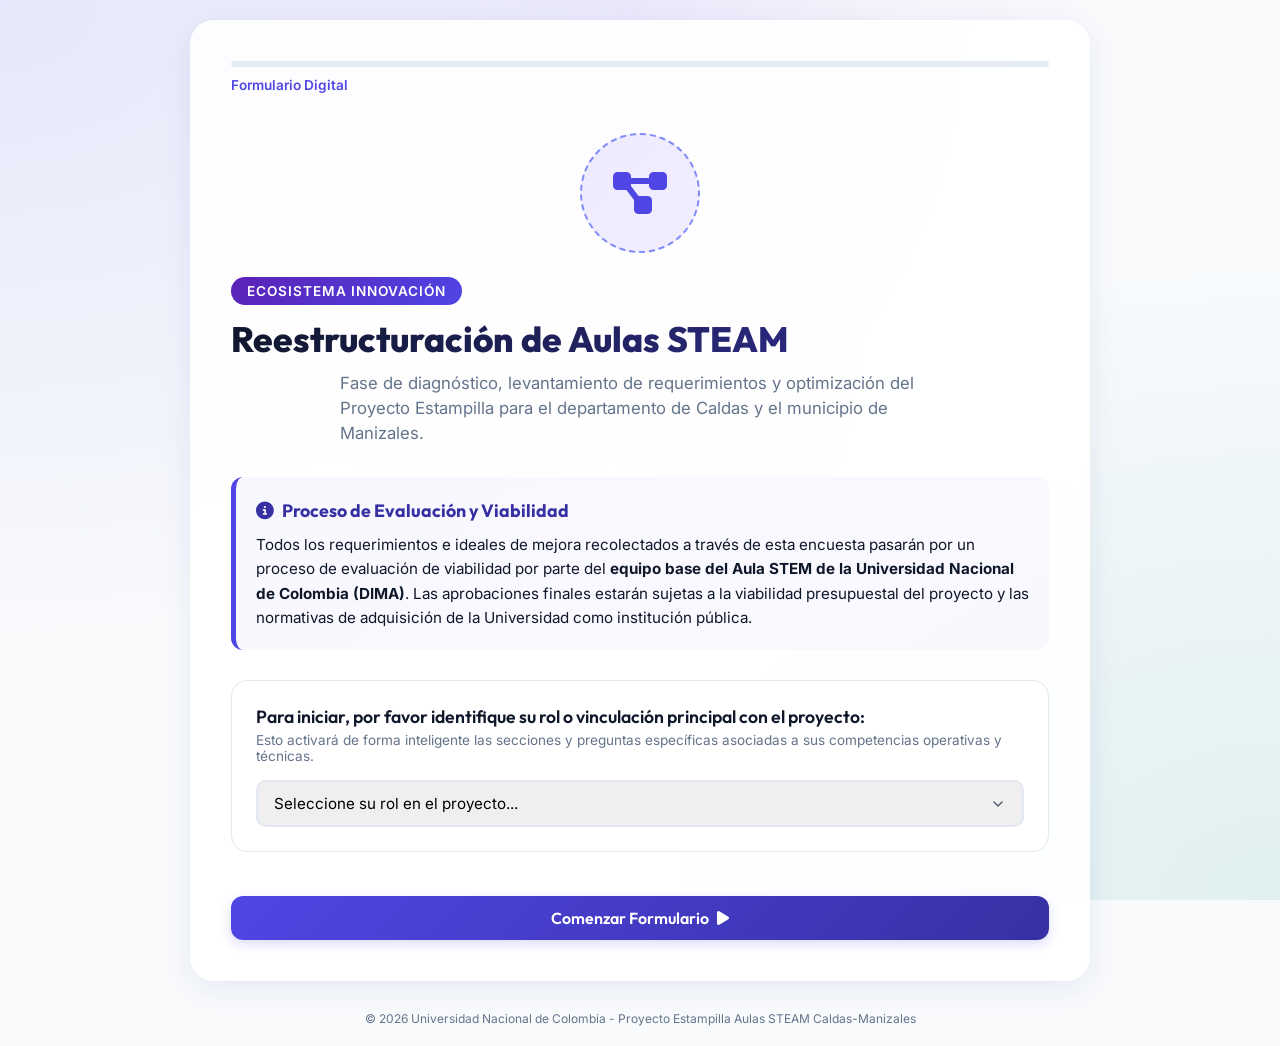
<file: google_apps_script.html>
<!DOCTYPE html>
<html lang="es">
<head>
    <meta charset="UTF-8">
    <meta name="viewport" content="width=device-width, initial-scale=1.0">
    <title>Formulario de Diagnóstico y Reestructuración - Aulas STEAM</title>
    
    <!-- External Icon library -->
    <link rel="stylesheet" href="https://cdnjs.cloudflare.com/ajax/libs/font-awesome/6.4.0/css/all.min.css">
    
    <!-- Embedded Styles for single file deployment in Apps Script -->
    <style>
        /* System Design & Theme Configuration */
        @import url('https://fonts.googleapis.com/css2?family=Inter:wght@300;400;500;600;700&family=Outfit:wght@400;500;600;700;800&display=swap');

        :root {
            --color-primary: #4f46e5;
            --color-primary-light: #818cf8;
            --color-primary-dark: #3730a3;
            --color-stem-purple: #5b21b6;
            --color-stem-violet: #8b5cf6;
            --color-gob-teal: #0d9488;
            --color-gob-teal-light: #2dd4bf;
            --color-aliados-orange: #c2410c;
            --color-aliados-orange-light: #ea580c;
            --color-unal-gold: #b45309;
            --color-unal-yellow: #f59e0b;
            --color-bg-dark: #0f172a;
            --color-bg-light: #f8fafc;
            --color-text-dark: #0f172a;
            --color-text-light: #f1f5f9;
            --color-text-muted: #64748b;
            
            --font-primary: 'Inter', sans-serif;
            --font-display: 'Outfit', sans-serif;
            
            --glass-bg: rgba(255, 255, 255, 0.9);
            --glass-border: rgba(255, 255, 255, 0.4);
            --glass-shadow: 0 8px 32px 0 rgba(31, 38, 135, 0.08);
            
            --transition-smooth: all 0.3s cubic-bezier(0.4, 0, 0.2, 1);
        }

        * {
            margin: 0;
            padding: 0;
            box-sizing: border-box;
        }

        body {
            font-family: var(--font-primary);
            background-color: var(--color-bg-light);
            color: var(--color-text-dark);
            min-height: 100vh;
            display: flex;
            flex-direction: column;
            justify-content: center;
            align-items: center;
            background-image: 
                radial-gradient(at 0% 0%, rgba(99, 102, 241, 0.12) 0px, transparent 50%),
                radial-gradient(at 50% 0%, rgba(139, 92, 246, 0.08) 0px, transparent 50%),
                radial-gradient(at 100% 100%, rgba(13, 148, 136, 0.1) 0px, transparent 50%);
            background-attachment: fixed;
            padding: 20px;
        }

        .app-container {
            width: 100%;
            max-width: 900px;
            background: var(--glass-bg);
            backdrop-filter: blur(12px);
            -webkit-backdrop-filter: blur(12px);
            border: 1px solid var(--glass-border);
            border-radius: 24px;
            box-shadow: var(--glass-shadow);
            padding: 40px;
            position: relative;
            transition: var(--transition-smooth);
        }

        .header-wrapper {
            text-align: center;
            margin-bottom: 30px;
        }

        .brand-badge {
            display: inline-flex;
            align-items: center;
            gap: 8px;
            background: linear-gradient(135deg, var(--color-stem-purple), var(--color-primary));
            color: white;
            padding: 6px 16px;
            border-radius: 50px;
            font-size: 0.85rem;
            font-weight: 600;
            text-transform: uppercase;
            letter-spacing: 1px;
            margin-bottom: 12px;
        }

        h1 {
            font-family: var(--font-display);
            font-weight: 800;
            font-size: 2.2rem;
            background: linear-gradient(135deg, var(--color-bg-dark), var(--color-primary-dark));
            -webkit-background-clip: text;
            -webkit-text-fill-color: transparent;
            margin-bottom: 10px;
        }

        .header-subtitle {
            color: var(--color-text-muted);
            font-size: 1.05rem;
            max-width: 600px;
            margin: 0 auto;
            line-height: 1.5;
        }

        .progress-container {
            margin-bottom: 40px;
        }

        .progress-bar-bg {
            height: 6px;
            background: rgba(226, 232, 240, 0.8);
            border-radius: 10px;
            width: 100%;
            overflow: hidden;
        }

        .progress-bar-fill {
            height: 100%;
            background: linear-gradient(90deg, var(--color-primary), var(--color-stem-violet));
            width: 0%;
            border-radius: 10px;
            transition: width 0.5s cubic-bezier(0.4, 0, 0.2, 1);
        }

        .progress-meta {
            display: flex;
            justify-content: space-between;
            margin-top: 10px;
            font-size: 0.85rem;
            font-weight: 600;
            color: var(--color-text-muted);
        }

        .progress-steps-indicator {
            color: var(--color-primary);
        }

        .form-screen {
            display: none;
            animation: slideIn 0.5s cubic-bezier(0.4, 0, 0.2, 1) forwards;
        }

        .form-screen.active {
            display: block;
        }

        @keyframes slideIn {
            from { opacity: 0; transform: translateY(20px); }
            to { opacity: 1; transform: translateY(0); }
        }

        .welcome-illustration {
            width: 120px;
            height: 120px;
            margin: 0 auto 24px;
            background: linear-gradient(135deg, rgba(79, 70, 229, 0.1), rgba(139, 92, 246, 0.1));
            border-radius: 50%;
            display: flex;
            justify-content: center;
            align-items: center;
            border: 2px dashed var(--color-primary-light);
        }

        .welcome-illustration i {
            font-size: 3rem;
            color: var(--color-primary);
        }

        .disclaimer-box {
            background: linear-gradient(135deg, rgba(79, 70, 229, 0.04), rgba(139, 92, 246, 0.04));
            border-left: 5px solid var(--color-primary);
            padding: 20px;
            border-radius: 12px;
            text-align: left;
            margin: 30px 0;
            font-size: 0.95rem;
            line-height: 1.6;
        }

        .disclaimer-box h3 {
            font-family: var(--font-display);
            font-weight: 700;
            color: var(--color-primary-dark);
            margin-bottom: 8px;
            display: flex;
            align-items: center;
            gap: 8px;
        }

        .question-group {
            background: white;
            border: 1px solid #e2e8f0;
            border-radius: 16px;
            padding: 24px;
            margin-bottom: 24px;
            text-align: left;
        }

        .question-label {
            font-family: var(--font-display);
            font-weight: 600;
            font-size: 1.1rem;
            color: var(--color-text-dark);
            margin-bottom: 12px;
            display: block;
        }

        .question-desc {
            font-size: 0.85rem;
            color: var(--color-text-muted);
            margin-bottom: 16px;
            margin-top: -8px;
        }

        input[type="text"],
        input[type="number"],
        select,
        textarea {
            width: 100%;
            padding: 12px 16px;
            border: 2px solid #e2e8f0;
            border-radius: 10px;
            font-family: var(--font-primary);
            font-size: 0.95rem;
            outline: none;
            transition: var(--transition-smooth);
        }

        input[type="text"]:focus,
        input[type="number"]:focus,
        select:focus,
        textarea:focus {
            border-color: var(--color-primary);
            box-shadow: 0 0 0 3px rgba(79, 70, 229, 0.1);
        }

        textarea {
            resize: vertical;
            min-height: 100px;
        }

        select {
            cursor: pointer;
            appearance: none;
            background-image: url("data:image/svg+xml;charset=utf-8,%3Csvg xmlns='http://www.w3.org/2000/svg' viewBox='0 0 24 24' fill='none' stroke='%23475569' stroke-width='2' stroke-linecap='round' stroke-linejoin='round'%3E%3Cpath d='M6 9l6 6 6-6'/%3E%3C/svg%3E");
            background-repeat: no-repeat;
            background-position: right 16px center;
            background-size: 16px;
            padding-right: 40px;
        }

        .scale-wrapper {
            display: flex;
            justify-content: space-between;
            gap: 8px;
            margin: 10px 0;
        }

        .scale-option {
            flex: 1;
            position: relative;
        }

        .scale-option input[type="radio"] {
            position: absolute;
            opacity: 0;
            width: 0;
            height: 0;
        }

        .scale-option label {
            display: flex;
            justify-content: center;
            align-items: center;
            height: 48px;
            background: #f1f5f9;
            border-radius: 10px;
            font-family: var(--font-display);
            font-weight: 700;
            font-size: 1.1rem;
            color: var(--color-text-muted);
            cursor: pointer;
            transition: var(--transition-smooth);
        }

        .scale-option input[type="radio"]:checked + label {
            background: var(--color-primary);
            color: white;
        }

        .binary-wrapper {
            display: flex;
            gap: 16px;
        }

        .binary-option {
            flex: 1;
            position: relative;
        }

        .binary-option input[type="radio"] {
            position: absolute;
            opacity: 0;
            width: 0;
            height: 0;
        }

        .binary-option label {
            display: flex;
            justify-content: center;
            align-items: center;
            gap: 8px;
            padding: 12px;
            background: #f1f5f9;
            border-radius: 10px;
            font-weight: 600;
            color: var(--color-text-muted);
            cursor: pointer;
            transition: var(--transition-smooth);
        }

        .binary-option input[type="radio"]:checked + label.yes-lbl {
            background: rgba(13, 148, 136, 0.1);
            border: 2px solid var(--color-gob-teal);
            color: var(--color-gob-teal);
        }

        .binary-option input[type="radio"]:checked + label.no-lbl {
            background: rgba(194, 65, 12, 0.1);
            border: 2px solid var(--color-aliados-orange);
            color: var(--color-aliados-orange);
        }

        .conditional-field {
            max-height: 0;
            overflow: hidden;
            opacity: 0;
            transition: all 0.4s cubic-bezier(0.4, 0, 0.2, 1);
        }

        .conditional-field.visible {
            max-height: 200px;
            opacity: 1;
            margin-top: 16px;
        }

        .chips-grid {
            display: grid;
            grid-template-columns: repeat(auto-fill, minmax(180px, 1fr));
            gap: 12px;
        }

        .chip-option {
            position: relative;
        }

        .chip-option input[type="checkbox"] {
            position: absolute;
            opacity: 0;
            width: 0;
            height: 0;
        }

        .chip-option label {
            display: flex;
            align-items: center;
            gap: 10px;
            padding: 12px 16px;
            background: #f1f5f9;
            border-radius: 10px;
            font-size: 0.9rem;
            font-weight: 500;
            color: var(--color-text-muted);
            cursor: pointer;
            transition: var(--transition-smooth);
            border: 1px solid transparent;
        }

        .chip-option input[type="checkbox"]:checked + label {
            background: rgba(91, 33, 150, 0.08);
            border-color: var(--color-stem-violet);
            color: var(--color-stem-purple);
        }

        .button-group {
            display: flex;
            justify-content: space-between;
            align-items: center;
            margin-top: 40px;
            padding-top: 20px;
            border-top: 1px solid #e2e8f0;
        }

        .btn {
            display: inline-flex;
            align-items: center;
            gap: 8px;
            padding: 12px 24px;
            border-radius: 12px;
            font-family: var(--font-display);
            font-weight: 600;
            font-size: 1rem;
            cursor: pointer;
            transition: var(--transition-smooth);
            border: none;
        }

        .btn-primary {
            background: linear-gradient(135deg, var(--color-primary), var(--color-primary-dark));
            color: white;
            box-shadow: 0 4px 12px rgba(79, 70, 229, 0.2);
        }

        .btn-secondary {
            background: #f1f5f9;
            color: var(--color-text-muted);
        }

        .success-card {
            text-align: center;
            padding: 30px 0;
        }

        .success-icon-wrapper {
            width: 80px;
            height: 80px;
            background: rgba(13, 148, 136, 0.1);
            color: var(--color-gob-teal);
            border-radius: 50%;
            display: flex;
            justify-content: center;
            align-items: center;
            font-size: 2.5rem;
            margin: 0 auto 20px;
        }

        .response-preview {
            margin-top: 35px;
            background: #f8fafc;
            border: 1px solid #e2e8f0;
            border-radius: 16px;
            padding: 24px;
            text-align: left;
        }

        .preview-grid {
            display: grid;
            grid-template-columns: repeat(auto-fill, minmax(200px, 1fr));
            gap: 16px;
            max-height: 250px;
            overflow-y: auto;
        }

        .preview-item {
            font-size: 0.85rem;
            background: white;
            padding: 10px 14px;
            border-radius: 10px;
            border: 1px solid #e2e8f0;
        }

        .preview-item strong {
            display: block;
            color: var(--color-text-muted);
            margin-bottom: 4px;
            font-size: 0.75rem;
        }

        footer {
            margin-top: 30px;
            font-size: 0.75rem;
            color: var(--color-text-muted);
            text-align: center;
        }

        @media (max-width: 640px) {
            .app-container { padding: 24px 16px; }
            h1 { font-size: 1.7rem; }
            .button-group { flex-direction: column-reverse; gap: 12px; }
            .btn { width: 100%; justify-content: center; }
            .scale-wrapper { flex-wrap: wrap; }
            .chips-grid { grid-template-columns: 1fr; }
        }
    </style>
</head>
<body>

    <main class="app-container" id="survey-app">
        <!-- Progress Tracker Bar -->
        <div class="progress-container">
            <div class="progress-bar-bg">
                <div class="progress-bar-fill" id="progress-bar-fill"></div>
            </div>
            <div class="progress-meta">
                <span class="progress-steps-indicator" id="progress-text">Formulario Digital</span>
                <span class="brand-badge-text" id="badge-rol" style="display: none;">Rol</span>
            </div>
        </div>

        <!-- SCREEN 1: Welcome & Actor Selection -->
        <section class="form-screen active" id="screen-welcome">
            <div class="welcome-card">
                <div class="welcome-illustration">
                    <i class="fas fa-project-diagram"></i>
                </div>
                
                <div class="brand-badge">Ecosistema Innovación</div>
                <h1>Reestructuración de Aulas STEAM</h1>
                <p class="header-subtitle">
                    Fase de diagnóstico, levantamiento de requerimientos y optimización del Proyecto Estampilla para el departamento de Caldas y el municipio de Manizales.
                </p>

                <!-- Disclaimer & Evaluation Process Banner -->
                <div class="disclaimer-box">
                    <h3><i class="fas fa-info-circle"></i> Proceso de Evaluación y Viabilidad</h3>
                    <p>
                        Todos los requerimientos e ideales de mejora recolectados a través de esta encuesta pasarán por un proceso de 
                        evaluación de viabilidad por parte del <strong>equipo base del Aula STEM de la Universidad Nacional de Colombia (DIMA)</strong>. 
                        Las aprobaciones finales estarán sujetas a la viabilidad presupuestal del proyecto y las 
                        normativas de adquisición de la Universidad como institución pública.
                    </p>
                </div>

                <div class="question-group" style="text-align: left;">
                    <label class="question-label" for="actor-select">Para iniciar, por favor identifique su rol o vinculación principal con el proyecto:</label>
                    <p class="question-desc">Esto activará de forma inteligente las secciones y preguntas específicas asociadas a sus competencias operativas y técnicas.</p>
                    <select id="actor-select">
                        <!-- Options generated dynamically by JS -->
                    </select>
                </div>

                <button class="btn btn-primary" id="btn-start" style="width: 100%; justify-content: center; margin-top: 20px;">
                    Comenzar Formulario <i class="fas fa-play"></i>
                </button>
            </div>
        </section>

        <!-- SCREEN 2: Dynamic Form Step -->
        <section class="form-screen" id="screen-form">
            <div class="header-wrapper">
                <h2 id="section-title" style="font-family: var(--font-display); font-weight: 700; color: var(--color-primary-dark); font-size: 1.5rem; margin-bottom: 5px;">Sección</h2>
                <div style="width: 50px; height: 4px; background: var(--color-stem-purple); margin: 8px auto 0; border-radius: 10px;"></div>
            </div>

            <!-- Dynamic Question fields inserted here -->
            <form id="dynamic-form-fields" onsubmit="event.preventDefault();">
                <!-- Injected via JavaScript -->
            </form>

            <!-- Step Navigation Buttons -->
            <div class="button-group">
                <button class="btn btn-secondary" id="btn-prev">
                    <i class="fas fa-arrow-left"></i> Atrás
                </button>
                <button class="btn btn-primary" id="btn-next">
                    Siguiente <i class="fas fa-arrow-right"></i>
                </button>
            </div>
        </section>

        <!-- SCREEN 3: Success Page -->
        <section class="form-screen" id="screen-success">
            <div class="success-card">
                <div class="success-icon-wrapper">
                    <i class="fas fa-check-circle"></i>
                </div>
                <h1>¡Respuestas Enviadas con Éxito!</h1>
                <p class="header-subtitle" style="margin-bottom: 25px;">
                    La recolección de información ha finalizado. Sus respuestas han sido registradas de forma segura en Google Sheets.
                </p>

                <!-- Viabilidad Recordatorio Final -->
                <div class="disclaimer-box" style="margin-top: 10px; border-left-color: var(--color-gob-teal);">
                    <h3><i class="fas fa-clipboard-check"></i> Próxima Fase: Mesa Técnica de Aprobación</h3>
                    <p>
                        El equipo técnico y pedagógico del <strong>Aula STEM UNAL (DIMA)</strong> consolidará todas las encuestas en la matriz de requerimientos 
                        para evaluar el costo-beneficio, el ajuste normativo de contratación y la disponibilidad de presupuesto.
                    </p>
                </div>

                <!-- Response Preview section for confirmation -->
                <div class="response-preview">
                    <h3><i class="fas fa-eye"></i> Vista Previa de sus Respuestas</h3>
                    <div class="preview-grid" id="preview-grid">
                        <!-- Injected via JavaScript -->
                    </div>
                </div>
            </div>
        </section>
    </main>

    <footer>
        <p>&copy; 2026 Universidad Nacional de Colombia - Proyecto Estampilla Aulas STEAM Caldas-Manizales</p>
    </footer>

    <!-- App Script logic -->
    <script>
        // Core Logic for Google Apps Script Web App
        const questionDatabase = {
            sec0: [
                { id: "0_1", label: "Nombre completo", type: "text", required: true },
                { id: "0_2", label: "Institución o entidad a la que pertenece", type: "text", required: true },
                {
                    id: "0_4",
                    label: "Municipio o sede de referencia",
                    type: "select",
                    required: true,
                    options: [
                        "Manizales", "Aguadas", "Anserma", "Aranzazu", "Belalcázar", 
                        "Chinchiná", "Filadelfia", "La Dorada", "La Merced", "Manzanares", 
                        "Marmato", "Marquetalia", "Marulanda", "Neira", "Norcasia", "Pácora", 
                        "Palestina", "Pensilvania", "Riosucio", "Risaralda", "Salamina", 
                        "Samaná", "San José", "Supía", "Victoria", "Villamaría", "Viterbo",
                        "UNAL Sede Manizales"
                    ]
                },
                { id: "0_5", label: "Teléfono de contacto", type: "text", required: true },
                { id: "0_6", label: "Correo electrónico de contacto", type: "text", required: true },
                { id: "0_7", label: "¿Desde qué año está vinculado/a al Proyecto Aulas STEAM?", type: "number", required: true, min: 2015, max: 2026 },
                { id: "0_8", label: "¿Ha visitado o trabajado directamente en al menos un Aula STEAM?", type: "binary", required: true }
            ],
            modA: [
                { id: "A_1", label: "¿Cómo califica las condiciones físicas actuales de las Aulas STEAM?", desc: "Tenga en cuenta aspectos como espacio de transito, ventilación, iluminación y accesibilidad.", type: "scale", max: 5, required: true },
                {
                    id: "A_2",
                    label: "¿Qué problemas de infraestructura ha identificado con mayor frecuencia?",
                    type: "multiselect",
                    options: [
                        "Instalación eléctrica inestable o sin puesta a tierra",
                        "Conectividad de red lenta o nula",
                        "Ventilación inadecuada / exceso de calor",
                        "Filtraciones o alta humedad relativa",
                        "Aislamiento acústico insuficiente para la CNC",
                        "Iluminación deficiente",
                        "Espacio físico muy reducido",
                        "Falta de rejas de seguridad o cerraduras seguras",
                        "Falta de pintura o adecuación civil básica"
                    ]
                },
                { id: "A_3", label: "¿Las instalaciones eléctricas y de red son suficientes para el uso simultáneo de todos los equipos?", desc: "Piense en conectar routers CNC, impresoras 3D y ordenadores a la vez.", type: "conditional-text", condTrigger: "No", condLabel: "Especifique qué fallas eléctricas o limitaciones de red ha experimentado:", required: true },
                { id: "A_4", label: "¿Se han presentado situaciones de seguridad asociadas a la infraestructura?", desc: "Ej: hurtos, fallos eléctricos peligrosos, accidentes físicos. Descríbalas brevemente si aplica.", type: "text", required: false },
                { id: "A_5", label: "¿Qué mejoras de infraestructura considera prioritarias para la siguiente fase del proyecto?", type: "text", required: true }
            ],
            modB: [
                { id: "B_1", label: "¿Los equipos TIC disponibles (computadores, impresoras 3D, kits de robótica, VR) son suficientes para la demanda?", type: "scale", max: 5, required: true },
                { id: "B_2", label: "¿Con qué frecuencia se presentan fallas técnicas en los equipos?", type: "select", required: true, options: ["Diaria", "Semanal", "Mensual", "Rara vez", "Nunca"] },
                { id: "B_3", label: "¿Existe un protocolo de mantenimiento preventivo?", type: "select", required: true, options: ["Sí, y se cumple a cabalidad", "Sí, pero se cumple de forma parcial", "No existe o no se realiza", "No tengo conocimiento"] },
                { id: "B_4", label: "¿Qué equipos, kits tecnológicos o software considera que hacen falta o deberían actualizarse?", type: "text", required: true },
                { id: "B_5", label: "¿Los equipos actuales son compatibles con el software y las metodologías STEAM que se utilizan?", type: "scale", max: 5, required: true },
                { id: "B_6", label: "¿Se han presentado pérdidas, robos o daños irreparables de equipos en su sede?", desc: "De ser así, explique brevemente el caso y cómo se gestionó ante el inventario.", type: "text", required: false }
            ],
            modC: [
                { id: "C_1", label: "¿El mobiliario actual (mesas de trabajo, almacenamiento, tableros móviles) favorece el trabajo colaborativo?", type: "scale", max: 5, required: true },
                { id: "C_2", label: "¿Se ha deteriorado, dañado o perdido mobiliario desde la instalación inicial?", type: "conditional-text", condTrigger: "Sí", condLabel: "Especifique qué mobiliario se ha deteriorado o perdido y las causas:", required: true },
                { id: "C_3", label: "¿Qué elementos de mobiliario o dotación de almacenamiento considera que deben reemplazarse o incorporarse?", type: "text", required: true },
                { id: "C_4", label: "¿El almacenamiento de los kits de robótica y herramientas manuales es adecuado y seguro?", type: "scale", max: 5, required: true }
            ],
            modD: [
                { id: "D_1", label: "¿El modelo de financiación actual (recursos de la Estampilla) permite una ejecución oportuna de las metas?", type: "scale", max: 5, required: true },
                { id: "D_2", label: "¿Qué cuellos de botella financieros o de contratación pública ha identificado en fases anteriores?", type: "text", required: true },
                { id: "D_3", label: "¿Considera que el presupuesto asignado es suficiente para sostener y ampliar el proyecto en la siguiente vigencia?", type: "conditional-text", condTrigger: "No", condLabel: "Escriba su justificación o qué rubros adicionales se deben contemplar:", required: true },
                { id: "D_4", label: "¿Existen restricciones normativas de la Universidad Nacional como entidad pública que limiten la adquisición ágil de equipos o servicios?", desc: "Ej: trabas en importación de chips, demoras en licitaciones de kits.", type: "text", required: true },
                {
                    id: "D_5",
                    label: "¿Qué criterios deberían priorizarse en los futuros procesos de selección de proveedores tecnológicos?",
                    type: "multiselect",
                    options: [
                        "Menor precio ofertado",
                        "Calidad y robustez industrial del hardware",
                        "Capacidad de soporte técnico y garantías in-situ",
                        "Experiencia previa en el sector educativo público",
                        "Disponibilidad de repuestos en el mercado nacional"
                    ]
                },
                { id: "D_6", label: "¿Ha detectado inconsistencias o demoras severas entre los pliegos cotizados y lo entregado finalmente por los proveedores?", type: "conditional-text", condTrigger: "Sí", condLabel: "Describa detalladamente la inconsistencia detectada:", required: false }
            ],
            modE: [
                { id: "E_1", label: "¿Existe un manual operativo, protocolo de uso o reglamento del Aula STEAM?", type: "select", required: true, options: ["Sí, y se utiliza efectivamente", "Sí, pero los docentes no lo aplican", "No existe o está en construcción"] },
                { id: "E_2", label: "¿Cuántas horas semanales promedio está activo el Aula STEAM para clases directas con estudiantes?", type: "number", required: true, min: 0, max: 40 },
                { id: "E_3", label: "¿Cuántos docentes de su institución se encuentran capacitados para operar el Aula de forma autónoma?", type: "number", required: true, min: 0, max: 100 },
                { id: "E_4", label: "¿Qué brechas de capacitación técnica y soporte de hardware identifica en el equipo local?", type: "text", required: true },
                { id: "E_5", label: "¿El modelo de coordinación actual (coordinador municipal contratado por la UNAL) es sostenible?", desc: "Argumente los pros y contras observados en el territorio.", type: "text", required: true },
                { id: "E_6", label: "¿Cómo se realiza el seguimiento, inventario y reporte de uso diario del Aula? ¿Es suficiente?", type: "text", required: true },
                { id: "E_7", label: "¿Qué mejoras operativas implementaría para aumentar la tasa de uso efectivo del Aula por los estudiantes?", type: "text", required: true },
                { id: "E_8", label: "¿De qué manera implementaría el sostenimiento del aula STEAM para la adquisición de materiales consumibles?", desc: "Ej: filamentos 3D, componentes electrónicos, resinas, repuestos.", type: "text", required: true }
            ],
            modF: [
                { id: "F_1", label: "¿Las actividades prácticas del Aula STEAM están alineadas con la malla curricular de su institución?", type: "scale", max: 5, required: true },
                { id: "F_2", label: "¿Existe una planificación anual o trimestral de proyectos de aprendizaje basados en STEAM?", type: "select", required: true, options: ["Sí, consolidada en el PEI", "En proceso de estructuración", "No existe planificación, se usa de forma libre"] },
                { id: "F_3", label: "¿Qué áreas del conocimiento se integran con facilidad y cuáles presentan barreras pedagógicas?", desc: "Ej: Matemáticas y Ciencias vs. Lenguaje o Ciencias Sociales.", type: "text", required: true },
                { id: "F_4", label: "¿Se realiza un seguimiento estructurado al impacto en el aprendizaje y desarrollo de habilidades del estudiante?", desc: "Si es así, indique qué instrumentos o rúbricas de evaluación utilizan.", type: "text", required: true },
                { id: "F_5", label: "¿Cómo percibe la motivación y rendimiento académico de los estudiantes que hacen uso del Aula STEAM?", type: "text", required: true },
                { id: "F_6", label: "¿Qué tipo de contenidos formativos, guías didácticas o metodologías de co-diseño enriquecerían la experiencia?", type: "text", required: true }
            ],
            modG: [
                { id: "G_1", label: "¿El Aula STEAM ha generado beneficios visibles para la comunidad del municipio?", desc: "Ej: ferias de ciencia, desarrollo de prototipos para solucionar problemas locales de acueducto o agro.", type: "text", required: true },
                { id: "G_2", label: "¿El municipio ha podido aportar recursos propios (cofinanciación, infraestructura, fibra óptica, talento humano) para complementar el proyecto?", type: "conditional-text", condTrigger: "Sí", condLabel: "Especifique el monto o el tipo de aporte realizado por la administración municipal:", required: true },
                { id: "G_3", label: "¿Considera que los criterios de selección de municipios para nuevas Aulas STEAM son pertinentes?", desc: "¿Qué variables o indicadores territoriales sugeriría agregar o modificar?", type: "text", required: true },
                { id: "G_4", label: "¿Existe alguna política pública o acuerdo municipal que articule el Aula STEAM con planes de desarrollo educativo?", type: "select", required: true, options: ["Sí, acuerdo municipal vigente", "En proceso de formulación en el concejo", "No existe articulación formal"] },
                { id: "G_5", label: "¿Qué riesgos de sostenibilidad presupuestaria y operativa identifica una vez finalice la financiación por Estampilla?", type: "text", required: true }
            ],
            modH: [
                { id: "H_1", label: "¿Cómo se ha articulado su organización (Luker / Universidad de Caldas / Comité) con el equipo ejecutor de la UNAL?", type: "text", required: true },
                { id: "H_2", label: "¿Qué aportes metodológicos o didácticos concretos ha hecho su alianza a la operación de las Aulas?", type: "text", required: true },
                { id: "H_3", label: "¿Qué oportunidades de mejora o cuellos de botella identifica en la estructura y gobernanza actual de la alianza?", type: "text", required: true },
                { id: "H_4", label: "(Exclusivo Luker/Uruguay) ¿Qué aprendizajes del Plan Ceibal de Uruguay son directamente aplicables a Caldas?", desc: "¿Cuáles definitivamente no son viables debido a las particularidades del contexto local?", type: "text", required: true },
                { id: "H_5", label: "¿Estaría dispuesta su organización a ampliar su participación en el co-diseño de la reestructuración?", desc: "De ser así, ¿bajo qué condiciones institucionales y de aporte técnico?", type: "text", required: true }
            ],
            modI: [
                { id: "I_1", label: "¿Los procesos contractuales y pliegos de licitación de la UNAL han sido claros, justos y ágiles?", type: "scale", max: 5, required: true },
                { id: "I_2", label: "¿Ha recibido fichas técnicas y requerimientos detallados para cotizar y fabricar/entregar de forma correcta?", type: "conditional-text", condTrigger: "No", condLabel: "Indique cuáles fueron las mayores deficiencias en las fichas técnicas provistas:", required: true },
                { id: "I_3", label: "¿Qué mejoras o especificaciones estándar sugeriría incluir en los pliegos para evitar compras deficientes o entregas tardías?", type: "text", required: true },
                { id: "I_4", label: "¿Qué plan de acción u oferta técnica tiene su organización para implementar un SLA (Acuerdo de Nivel de Servicio) de soporte postventa?", type: "text", required: true },
                { id: "I_5", label: "¿Qué nuevas tecnologías, kits de robótica pedagógicos o mobiliario ergonómico recomendaría incluir para la reestructuración?", type: "text", required: true }
            ],
            modJ: [
                { id: "J_1", label: "¿El Aula STEAM está incluida formalmente en el PEI (Proyecto Educativo Institucional) o en los planes municipales?", type: "select", required: true, options: ["Sí, totalmente integrado", "En proceso de inclusión y reforma curricular", "No, opera como un espacio aislado"] },
                { id: "J_2", label: "¿Existe un rubro presupuestal propio asignado por la rectoría o alcaldía para el sostenimiento operativo del Aula?", type: "select", required: true, options: ["Sí, presupuesto anual recurrente", "Aportes parciales para contingencias", "Ninguno, dependencia absoluta de la UNAL"] },
                { id: "J_3", label: "¿Qué dependencia, área académica o persona asume la responsabilidad administrativa del Aula en el colegio?", type: "text", required: true },
                { id: "J_4", label: "¿Qué ocurriría con la operación y custodia del Aula STEAM si el soporte de la Universidad Nacional finalizara hoy?", type: "conditional-text", condTrigger: "Cierre parcial", condLabel: "Escriba qué acciones inmediatas requeriría para evitar el cierre operativo del aula:", required: true },
                { id: "J_5", label: "¿La institución o el municipio tiene capacidad técnica instalada propia para operar de forma 100% autónoma el Aula?", type: "scale", max: 5, required: true },
                {
                    id: "J_6",
                    label: "¿Cuáles son las mayores amenazas que ponen en riesgo la continuidad del Aula en su territorio?",
                    type: "multiselect",
                    options: [
                        "Falta de presupuesto para filamentos e insumos",
                        "Desinterés de los directivos docentes o relevo de alcaldes",
                        "Traslado o rotación frecuente de docentes capacitados",
                        "Cortes de energía eléctrica recurrentes o mala conectividad",
                        "Obsolescencia tecnológica sin soporte de garantías",
                        "Falta de seguridad física (riesgo de vandalismo o hurto)"
                    ]
                }
            ],
            modK: [
                { id: "K_1_1", label: "¿Qué beneficios concretos espera que genere la llegada del Aula STEAM a su municipio o institución?", type: "text", required: true },
                { id: "K_1_2", label: "¿Qué temores, dudas o barreras iniciales identifica frente al proyecto de implementación?", type: "text", required: true },
                { id: "K_1_3", label: "¿Ha tenido la oportunidad de visitar un Aula STEAM activa? Si es así, ¿qué le llamó la atención positiva o negativamente?", type: "conditional-text", condTrigger: "Sí", condLabel: "Describa brevemente su percepción y aprendizajes de la visita:", required: false },
                { id: "K_2_1", label: "¿El espacio físico preseleccionado para el Aula cuenta con condiciones óptimas de energía, red, ventilación e iluminación?", type: "select", required: true, options: ["Sí, cumple a cabalidad", "Cumple parcialmente (requiere adecuación menor)", "No cumple (requiere reforma estructural civil)"] },
                { id: "K_2_2", label: "¿Cuántos docentes estarían disponibles y motivados para capacitarse y liderar las actividades del Aula?", type: "number", required: true, min: 0, max: 50 },
                { id: "K_2_3", label: "¿Existe alguna experiencia o proyecto previo similar (robótica, clubes de ciencia, aulas de informática avanzadas)?", type: "text", required: false },
                { id: "K_3_1", label: "¿Qué adecuaciones físicas prioriza realizar en el espacio antes de recibir la dotación de equipos?", desc: "Considere cableados, tomas a tierra, rejas de seguridad, aire acondicionado.", type: "text", required: true },
                {
                    id: "K_3_2",
                    label: "¿Qué equipos o kits tecnológicos considera indispensables desde el primer día de operación?",
                    type: "multiselect",
                    options: [
                        "Computadores portátiles con software de modelado",
                        "Impresoras 3D con filamentos",
                        "Router o cortadora CNC escolar",
                        "Kits de robótica educativa y sensores electrónicos",
                        "Gafas de Realidad Virtual / Inmersión",
                        "Mesas modulares ergonómicas",
                        "Estaciones de soldadura y herramientas manuales"
                    ]
                },
                { id: "K_3_3", label: "¿Qué condiciones de custodia y seguridad física de los activos tecnológicos puede garantizar su institución?", type: "text", required: true },
                {
                    id: "K_4_1",
                    label: "¿Qué tipo de capacitación o áreas de formación docente consideran urgentes antes de iniciar la operación?",
                    type: "multiselect",
                    options: [
                        "Modelado e impresión 3D",
                        "Programación en Arduino / micro:bit",
                        "Didáctica del Aprendizaje Basado en Proyectos (ABP)",
                        "Diseño mecánico y corte en router CNC",
                        "Metodologías activas de educación STEM"
                    ]
                },
                { id: "K_4_2", label: "¿Con qué frecuencia esperaría recibir el acompañamiento presencial del coordinador técnico de la UNAL?", type: "select", required: true, options: ["Semanal", "Quincenal", "Mensual", "Únicamente ante fallas reportadas"] },
                { id: "K_5_1", label: "¿La alcaldía municipal o rectoría está dispuesta a firmar compromisos para cofinanciar el sostenimiento y consumibles?", type: "select", required: true, options: ["Sí, totalmente comprometidos", "Compromiso de cofinanciación parcial", "No contamos con recursos propios, requerimos apoyo al 100%"] },
                { id: "K_5_2", label: "¿Cómo articularía el Aula STEAM con el Plan de Desarrollo Municipal o el Proyecto Educativo Institucional (PEI)?", type: "text", required: true },
                { id: "K_5_3", label: "¿Estaría dispuesto/a a firmar un acta formal de corresponsabilidad con la Universidad Nacional frente a la dotación?", type: "select", required: true, options: ["Sí, de forma incondicional", "Sí, sujeta a revisión jurídica de la alcaldía/colegio", "No es viable jurídicamente"] },
                { id: "K_6_1", label: "¿Existe algún problema territorial local (ambiental, agrícola, de salud) que el Aula STEAM pueda ayudar a abordar con tecnología?", type: "text", required: true },
                { id: "K_6_2", label: "¿Qué aliados locales (empresas, cooperativas de café, universidades locales) podrían vincularse a la dinámica del aula?", type: "text", required: false },
                { id: "K_6_3", label: "¿Qué indicadores clave consideraría apropiados para medir el éxito del aula al cabo del primer año de funcionamiento?", type: "text", required: true }
            ],
            sec3: [
                { id: "V_1", label: "En una escala de 1 a 5, ¿qué tan satisfecho/a está con el Proyecto Aulas STEAM en general?", type: "satisfaction-scale", max: 5, required: true },
                { id: "V_2", label: "¿Cuáles considera que son los tres logros más importantes del proyecto hasta ahora?", type: "triple-text", placeholder: "Logro", required: true },
                { id: "V_3", label: "¿Cuáles son los tres cambios más urgentes que haría para la reestructuración del proyecto?", type: "triple-text", placeholder: "Cambio prioritario", required: true },
                { id: "V_4", label: "¿Hay algún aspecto clave del proyecto que no haya sido contemplado en esta encuesta y que considere relevante?", type: "text", required: false },
                {
                    id: "V_6",
                    label: "Si solo pudiera priorizar tres inversiones prioritarias para la siguiente fase del proyecto, ¿cuáles seleccionaría?",
                    type: "multiselect",
                    maxSelections: 3,
                    options: [
                        "Infraestructura física (Aulas y adecuaciones civiles)",
                        "Conectividad a internet dedicada y de alta velocidad",
                        "Capacitación pedagógica y técnica docente",
                        "Equipos de cómputo y servidores locales",
                        "Impresoras 3D y filamentos consumibles",
                        "Kits de robótica educativa y microcontroladores",
                        "Plan de mantenimiento preventivo y repuestos",
                        "Talento humano de soporte (Coordinadores locales)",
                        "Diseño y desarrollo de contenidos pedagógicos",
                        "Plataformas de Inteligencia Artificial aplicadas",
                        "Estaciones de Realidad Virtual y Aumentada",
                        "Aulas STEAM móviles (Makerspaces móviles)"
                    ]
                },
                { id: "V_5", label: "¿Estaría disponible para participar en una entrevista complementaria de ingeniería de detalle con la UNAL (DIMA)?", type: "conditional-text", condTrigger: "Sí", condLabel: "Escriba su número telefónico de contacto o correo electrónico directo:", required: true }
            ]
        };

        const actorModuleMapping = {
            "gob": { title: "Gobernación / Secretaría de Educación de Caldas", badgeColor: "var(--color-gob-teal)", modules: ["sec0", "modA", "modB", "modC", "modD", "modG", "modJ", "sec3"] },
            "alc_m": { title: "Alcaldía y Secretaría de Manizales", badgeColor: "var(--color-gob-teal)", modules: ["sec0", "modA", "modB", "modC", "modD", "modG", "modJ", "sec3"] },
            "alc_mun": { title: "Alcalde de Municipio de Caldas", badgeColor: "var(--color-unal-gold)", modules: ["sec0", "modA_partial", "modG", "modJ", "sec3"] },
            "rect": { title: "Rector de I.E. Pública con Aula STEAM", badgeColor: "var(--color-primary)", modules: ["sec0", "modA", "modB", "modC", "modE", "modF", "modJ", "sec3"] },
            "prof": { title: "Docente de I.E. con Aula STEAM", badgeColor: "var(--color-primary)", modules: ["sec0", "modB", "modC", "modF", "sec3"] },
            "coord": { title: "Coordinador de Aula STEAM Caldas/Manizales", badgeColor: "var(--color-primary-dark)", modules: ["sec0", "modA", "modB", "modC", "modE", "modF", "modJ", "sec3"] },
            "direct_unal": { title: "Directivo UNAL (Vicerrector / DIMA / Financiero / Contratación)", badgeColor: "var(--color-unal-gold)", modules: ["sec0", "modA_partial", "modD", "modE", "sec3"] },
            "stem_unal": { title: "Equipo del Aula STEM - Universidad Nacional", badgeColor: "var(--color-stem-purple)", modules: ["sec0", "modA", "modB", "modC", "modD", "modE", "modF", "sec3"] },
            "aliado": { title: "Aliado Académico / Estratégico (U. de Caldas / Fundación Luker)", badgeColor: "var(--color-aliados-orange)", modules: ["sec0", "modH", "sec3"] },
            "prov": { title: "Proveedor de Equipos, Mobiliario o Kits", badgeColor: "var(--color-text-muted)", modules: ["sec0", "modI", "sec3"] },
            "benef_futuro": { title: "Futuro Beneficiario (Alcalde o Rector proyectado)", badgeColor: "var(--color-primary-light)", modules: ["sec0", "modK", "sec3"] }
        };

        let currentActorKey = null;
        let activeModuleList = [];
        let currentStepIndex = 0;
        const answers = {};

        const screenWelcome = document.getElementById("screen-welcome");
        const screenForm = document.getElementById("screen-form");
        const screenSuccess = document.getElementById("screen-success");
        const actorSelect = document.getElementById("actor-select");
        const btnStart = document.getElementById("btn-start");
        const btnPrev = document.getElementById("btn-prev");
        const btnNext = document.getElementById("btn-next");
        const dynamicFormContainer = document.getElementById("dynamic-form-fields");
        const sectionTitleElement = document.getElementById("section-title");
        const progressBarFill = document.getElementById("progress-bar-fill");
        const progressText = document.getElementById("progress-text");
        const badgeRol = document.getElementById("badge-rol");
        const previewContainer = document.getElementById("preview-grid");

        btnStart.addEventListener("click", startForm);
        btnPrev.addEventListener("click", navigateBack);
        btnNext.addEventListener("click", navigateNext);

        function init() {
            actorSelect.innerHTML = '<option value="" disabled selected>Seleccione su rol en el proyecto...</option>';
            for (const [key, value] of Object.entries(actorModuleMapping)) {
                const option = document.createElement("option");
                option.value = key;
                option.textContent = value.title;
                actorSelect.appendChild(option);
            }
        }

        function startForm() {
            currentActorKey = actorSelect.value;
            if (!currentActorKey) {
                alert("Por favor, seleccione un rol para poder ingresar al formulario.");
                return;
            }
            const config = actorModuleMapping[currentActorKey];
            activeModuleList = [...config.modules];
            currentStepIndex = 0;
            
            badgeRol.textContent = config.title;
            badgeRol.style.background = config.badgeColor;
            badgeRol.style.display = "inline-flex";

            screenWelcome.classList.remove("active");
            screenForm.classList.add("active");
            renderStep();
        }

        function renderStep() {
            dynamicFormContainer.innerHTML = "";
            const currentModuleKey = activeModuleList[currentStepIndex];
            
            let questionsToShow = [];
            if (currentModuleKey === "modA_partial") {
                sectionTitleElement.textContent = "Infraestructura Física (Revisión Crítica)";
                questionsToShow = questionDatabase.modA.filter(q => q.id === "A_1" || q.id === "A_5");
            } else {
                questionsToShow = questionDatabase[currentModuleKey] || [];
                setSectionTitle(currentModuleKey);
            }
            
            questionsToShow.forEach(q => {
                const group = document.createElement("div");
                group.className = "question-group";
                group.setAttribute("data-q-id", q.id);
                
                const label = document.createElement("label");
                label.className = "question-label";
                label.textContent = q.label;
                if (q.required) {
                    const reqStar = document.createElement("span");
                    reqStar.style.color = "red";
                    reqStar.style.marginLeft = "4px";
                    reqStar.textContent = "*";
                    label.appendChild(reqStar);
                }
                group.appendChild(label);

                if (q.desc) {
                    const desc = document.createElement("p");
                    desc.className = "question-desc";
                    desc.textContent = q.desc;
                    group.appendChild(desc);
                }

                renderInputElement(group, q);
                dynamicFormContainer.appendChild(group);
            });

            btnPrev.disabled = currentStepIndex === 0;
            if (currentStepIndex === activeModuleList.length - 1) {
                btnNext.innerHTML = 'Finalizar Encuesta <i class="fas fa-check-circle"></i>';
            } else {
                btnNext.innerHTML = 'Siguiente <i class="fas fa-arrow-right"></i>';
            }

            const percent = Math.round((currentStepIndex / activeModuleList.length) * 100);
            progressBarFill.style.width = `${percent}%`;
            progressText.textContent = `Paso ${currentStepIndex + 1} de ${activeModuleList.length} (${percent}%)`;
        }

        function setSectionTitle(moduleKey) {
            switch (moduleKey) {
                case "sec0": sectionTitleElement.textContent = "Sección 0: Identificación del encuestado"; break;
                case "modA": sectionTitleElement.textContent = "Módulo A: Infraestructura Física"; break;
                case "modB": sectionTitleElement.textContent = "Módulo B: Equipos Tecnológicos (TIC)"; break;
                case "modC": sectionTitleElement.textContent = "Módulo C: Mobiliario y Dotación"; break;
                case "modD": sectionTitleElement.textContent = "Módulo D: Gestión Financiera y Contractual"; break;
                case "modE": sectionTitleElement.textContent = "Módulo E: Aspectos Técnicos y Operacionales"; break;
                case "modF": sectionTitleElement.textContent = "Módulo F: Aspectos Funcionales y Pedagógicos"; break;
                case "modG": sectionTitleElement.textContent = "Módulo G: Territorialidad y Política Pública"; break;
                case "modH": sectionTitleElement.textContent = "Módulo H: Alianzas y Cooperación"; break;
                case "modI": sectionTitleElement.textContent = "Módulo I: Proveedores"; break;
                case "modJ": sectionTitleElement.textContent = "Módulo J: Apropiación y Sostenibilidad"; break;
                case "modK": sectionTitleElement.textContent = "Módulo K: Formulación Nuevos Beneficiarios"; break;
                case "sec3": sectionTitleElement.textContent = "Sección 3: Visión de Futuro del Proyecto"; break;
                default: sectionTitleElement.textContent = "Módulo del Formulario";
            }
        }

        function renderInputElement(container, q) {
            const savedVal = answers[q.id];

            if (q.type === "text") {
                const input = document.createElement("textarea");
                input.name = q.id;
                input.placeholder = "Escriba su respuesta detallada aquí...";
                input.value = savedVal || "";
                container.appendChild(input);
            } 
            else if (q.type === "number") {
                const input = document.createElement("input");
                input.type = "number";
                input.name = q.id;
                input.placeholder = "Ej: 2023";
                if (q.min !== undefined) input.min = q.min;
                if (q.max !== undefined) input.max = q.max;
                input.value = savedVal || "";
                container.appendChild(input);
            } 
            else if (q.type === "select") {
                const select = document.createElement("select");
                select.name = q.id;
                
                const defaultOpt = document.createElement("option");
                defaultOpt.value = "";
                defaultOpt.disabled = true;
                defaultOpt.selected = !savedVal;
                defaultOpt.textContent = "Seleccione una opción...";
                select.appendChild(defaultOpt);
                
                // Filter out UNAL options for the Gobernacion (gob) actor in question 0_4
                let optionsToRender = q.options;
                if (q.id === "0_4" && currentActorKey === "gob") {
                    optionsToRender = q.options.filter(opt => !opt.startsWith("UNAL"));
                }

                optionsToRender.forEach(opt => {
                    const o = document.createElement("option");
                    o.value = opt;
                    o.textContent = opt;
                    if (savedVal === opt) o.selected = true;
                    select.appendChild(o);
                });
                container.appendChild(select);
            } 
            else if (q.type === "binary") {
                const wrapper = document.createElement("div");
                wrapper.className = "binary-wrapper";
                
                ["Sí", "No"].forEach(val => {
                    const optDiv = document.createElement("div");
                    optDiv.className = "binary-option";
                    
                    const radio = document.createElement("input");
                    radio.type = "radio";
                    radio.name = q.id;
                    radio.id = `${q.id}_${val}`;
                    radio.value = val;
                    if (savedVal === val) radio.checked = true;
                    
                    const lbl = document.createElement("label");
                    lbl.htmlFor = `${q.id}_${val}`;
                    lbl.className = val === "Sí" ? "yes-lbl" : "no-lbl";
                    lbl.innerHTML = val === "Sí" ? '<i class="fas fa-check"></i> Sí' : '<i class="fas fa-times"></i> No';
                    
                    optDiv.appendChild(radio);
                    optDiv.appendChild(lbl);
                    wrapper.appendChild(optDiv);
                });
                container.appendChild(wrapper);
            } 
            else if (q.type === "scale" || q.type === "satisfaction-scale") {
                const wrapper = document.createElement("div");
                wrapper.className = "scale-wrapper";
                
                const maxVal = q.max || 5;
                for (let i = 1; i <= maxVal; i++) {
                    const optDiv = document.createElement("div");
                    optDiv.className = "scale-option";
                    
                    const radio = document.createElement("input");
                    radio.type = "radio";
                    radio.name = q.id;
                    radio.id = `${q.id}_${i}`;
                    radio.value = i;
                    if (savedVal == i) radio.checked = true;
                    
                    const lbl = document.createElement("label");
                    lbl.htmlFor = `${q.id}_${i}`;
                    lbl.textContent = i;
                    
                    optDiv.appendChild(radio);
                    optDiv.appendChild(lbl);
                    wrapper.appendChild(optDiv);
                }
                container.appendChild(wrapper);
                
                const meta = document.createElement("div");
                meta.style.display = "flex";
                meta.style.justify = "space-between";
                meta.style.fontSize = "0.75rem";
                meta.style.color = "var(--color-text-muted)";
                meta.style.marginTop = "6px";
                meta.innerHTML = q.type === "satisfaction-scale" 
                    ? `<span>1 - Totalmente insatisfecho</span><span>${maxVal} - Totalmente conforme</span>`
                    : "<span>1 - Deficiente</span><span>5 - Excelente</span>";
                container.appendChild(meta);
            } 
            else if (q.type === "conditional-text") {
                const wrapper = document.createElement("div");
                wrapper.className = "binary-wrapper";
                
                const options = q.id === "A_3" ? ["Sí", "No", "Parcialmente"] : ["Sí", "No"];
                options.forEach(val => {
                    const optDiv = document.createElement("div");
                    optDiv.className = "binary-option";
                    
                    const radio = document.createElement("input");
                    radio.type = "radio";
                    radio.name = q.id;
                    radio.id = `${q.id}_${val}`;
                    radio.value = val;
                    if (savedVal && savedVal.answer === val) radio.checked = true;
                    
                    const lbl = document.createElement("label");
                    lbl.htmlFor = `${q.id}_${val}`;
                    lbl.className = (val === "Sí" || val === "Parcialmente") ? "yes-lbl" : "no-lbl";
                    lbl.textContent = val;
                    
                    optDiv.appendChild(radio);
                    optDiv.appendChild(lbl);
                    wrapper.appendChild(optDiv);
                });
                container.appendChild(wrapper);
                
                const condDiv = document.createElement("div");
                condDiv.className = "conditional-field";
                condDiv.id = `cond_${q.id}`;
                
                const condLbl = document.createElement("label");
                condLbl.className = "question-label";
                condLbl.style.fontSize = "0.9rem";
                condLbl.style.marginTop = "10px";
                condLbl.textContent = q.condLabel;
                condDiv.appendChild(condLbl);
                
                const text = document.createElement("textarea");
                text.name = `${q.id}_text`;
                text.placeholder = "Indique detalles aquí...";
                text.value = (savedVal && savedVal.details) || "";
                condDiv.appendChild(text);
                
                container.appendChild(condDiv);
                
                const toggleCondition = () => {
                    const selectedVal = container.querySelector(`input[name="${q.id}"]:checked`)?.value;
                    let shouldShow = false;
                    
                    if (q.condTrigger === "No") {
                        shouldShow = (selectedVal === "No" || selectedVal === "Parcialmente");
                    } else {
                        shouldShow = (selectedVal === q.condTrigger);
                    }
                    
                    if (shouldShow) {
                        condDiv.classList.add("visible");
                    } else {
                        condDiv.classList.remove("visible");
                    }
                };
                
                container.querySelectorAll(`input[name="${q.id}"]`).forEach(rad => {
                    rad.addEventListener("change", toggleCondition);
                });
                toggleCondition();
            } 
            else if (q.type === "multiselect") {
                const grid = document.createElement("div");
                grid.className = "chips-grid";
                
                q.options.forEach((opt, idx) => {
                    const chip = document.createElement("div");
                    chip.className = "chip-option";
                    
                    const check = document.createElement("input");
                    check.type = "checkbox";
                    check.name = q.id;
                    check.id = `${q.id}_${idx}`;
                    check.value = opt;
                    if (savedVal && savedVal.includes(opt)) check.checked = true;
                    
                    const lbl = document.createElement("label");
                    lbl.htmlFor = `${q.id}_${idx}`;
                    lbl.textContent = opt;
                    
                    chip.appendChild(check);
                    chip.appendChild(lbl);
                    grid.appendChild(chip);
                });
                container.appendChild(grid);
            } 
            else if (q.type === "triple-text") {
                const wrap = document.createElement("div");
                wrap.style.display = "flex";
                wrap.style.flexDirection = "column";
                wrap.style.gap = "10px";
                
                for (let i = 1; i <= 3; i++) {
                    const input = document.createElement("input");
                    input.type = "text";
                    input.name = `${q.id}_${i}`;
                    input.placeholder = `${q.placeholder} #${i}...`;
                    input.value = (savedVal && savedVal[i-1]) || "";
                    wrap.appendChild(input);
                }
                container.appendChild(wrap);
            }
        }

        function navigateBack() {
            if (currentStepIndex > 0) {
                saveCurrentAnswers();
                currentStepIndex--;
                renderStep();
            }
        }

        function navigateNext() {
            if (validateCurrentStep()) {
                saveCurrentAnswers();
                
                if (currentStepIndex < activeModuleList.length - 1) {
                    currentStepIndex++;
                    renderStep();
                } else {
                    submitForm();
                }
            }
        }

        function validateCurrentStep() {
            const currentModuleKey = activeModuleList[currentStepIndex];
            let questions = [];
            if (currentModuleKey === "modA_partial") {
                questions = questionDatabase.modA.filter(q => q.id === "A_1" || q.id === "A_5");
            } else {
                questions = questionDatabase[currentModuleKey] || [];
            }

            for (const q of questions) {
                if (!q.required) continue;

                if (q.type === "text" || q.type === "number" || q.type === "select") {
                    const element = dynamicFormContainer.querySelector(`[name="${q.id}"]`);
                    if (!element || !element.value.trim()) {
                        alert(`Por favor complete el campo requerido: "${q.label}"`);
                        if (element) element.focus();
                        return false;
                    }
                } 
                else if (q.type === "binary" || q.type === "scale" || q.type === "satisfaction-scale") {
                    const checked = dynamicFormContainer.querySelector(`input[name="${q.id}"]:checked`);
                    if (!checked) {
                        alert(`Por favor seleccione una respuesta para: "${q.label}"`);
                        return false;
                    }
                } 
                else if (q.type === "conditional-text") {
                    const checked = dynamicFormContainer.querySelector(`input[name="${q.id}"]:checked`);
                    if (!checked) {
                        alert(`Por favor seleccione una respuesta para: "${q.label}"`);
                        return false;
                    }
                    
                    const triggerVal = checked.value;
                    let triggers = false;
                    if (q.condTrigger === "No") {
                        triggers = (triggerVal === "No" || triggerVal === "Parcialmente");
                    } else {
                        triggers = (triggerVal === q.condTrigger);
                    }
                    
                    if (triggers) {
                        const textElem = dynamicFormContainer.querySelector(`[name="${q.id}_text"]`);
                        if (!textElem || !textElem.value.trim()) {
                            alert(`Por favor justifique su respuesta en el cuadro de texto.`);
                            if (textElem) textElem.focus();
                            return false;
                        }
                    }
                } 
                else if (q.type === "triple-text") {
                    const element1 = dynamicFormContainer.querySelector(`[name="${q.id}_1"]`);
                    if (!element1 || !element1.value.trim()) {
                        alert(`Por favor ingrese al menos el primer ítem para: "${q.label}"`);
                        if (element1) element1.focus();
                        return false;
                    }
                }
            }
            return true;
        }

        function saveCurrentAnswers() {
            const currentModuleKey = activeModuleList[currentStepIndex];
            let questions = [];
            if (currentModuleKey === "modA_partial") {
                questions = questionDatabase.modA.filter(q => q.id === "A_1" || q.id === "A_5");
            } else {
                questions = questionDatabase[currentModuleKey] || [];
            }

            questions.forEach(q => {
                if (q.type === "text" || q.type === "number" || q.type === "select") {
                    const val = dynamicFormContainer.querySelector(`[name="${q.id}"]`)?.value;
                    answers[q.id] = val;
                } 
                else if (q.type === "binary" || q.type === "scale" || q.type === "satisfaction-scale") {
                    const val = dynamicFormContainer.querySelector(`input[name="${q.id}"]:checked`)?.value;
                    answers[q.id] = val;
                } 
                else if (q.type === "conditional-text") {
                    const ans = dynamicFormContainer.querySelector(`input[name="${q.id}"]:checked`)?.value;
                    const det = dynamicFormContainer.querySelector(`[name="${q.id}_text"]`)?.value;
                    answers[q.id] = { answer: ans, details: det || "" };
                } 
                else if (q.type === "multiselect") {
                    const checkedBoxes = dynamicFormContainer.querySelectorAll(`input[name="${q.id}"]:checked`);
                    const selectedList = [];
                    checkedBoxes.forEach(cb => selectedList.push(cb.value));
                    answers[q.id] = selectedList;
                } 
                else if (q.type === "triple-text") {
                    const vals = [];
                    for (let i = 1; i <= 3; i++) {
                        const v = dynamicFormContainer.querySelector(`[name="${q.id}_${i}"]`)?.value;
                        if (v && v.trim()) vals.push(v.trim());
                    }
                    answers[q.id] = vals;
                }
            });
        }

        function submitForm() {
            progressBarFill.style.width = `100%`;
            progressText.textContent = `Guardando en Google Sheets...`;
            
            const config = actorModuleMapping[currentActorKey];
            answers["0_3_title"] = config.title;
            
            // Check if executing inside Google Apps Script
            if (typeof google !== 'undefined' && google.script && google.script.run) {
                google.script.run
                    .withSuccessHandler(function(response) {
                        if (response.success) {
                            showSuccessScreen();
                        } else {
                            alert("Error al guardar en Sheets: " + response.error);
                            showSuccessScreen();
                        }
                    })
                    .withFailureHandler(function(error) {
                        alert("Fallo de comunicación: " + error.message);
                        showSuccessScreen();
                    })
                    .saveAnswers(JSON.stringify(answers));
            } else {
                // Local simulation fallback
                setTimeout(() => {
                    showSuccessScreen();
                }, 1200);
            }
        }

        function showSuccessScreen() {
            progressBarFill.style.width = `100%`;
            progressText.textContent = `¡Completado! (100%)`;
            screenForm.classList.remove("active");
            screenSuccess.classList.add("active");
            renderResponsePreview();
        }

        function renderResponsePreview() {
            previewContainer.innerHTML = "";
            for (const [qId, value] of Object.entries(answers)) {
                if (qId === "0_3_title") continue;
                
                let questionObj = null;
                for (const modQs of Object.values(questionDatabase)) {
                    const found = modQs.find(q => q.id === qId);
                    if (found) { questionObj = found; break; }
                }
                
                if (!questionObj) continue;
                
                const previewItem = document.createElement("div");
                previewItem.className = "preview-item";
                
                const label = document.createElement("strong");
                label.textContent = questionObj.label;
                previewItem.appendChild(label);
                
                const valText = document.createElement("span");
                if (typeof value === "object" && !Array.isArray(value)) {
                    valText.innerHTML = `<strong>Opción:</strong> ${value.answer} <br/> <strong>Justificación:</strong> ${value.details}`;
                } else if (Array.isArray(value)) {
                    valText.textContent = value.join(", ");
                } else {
                    valText.textContent = value;
                }
                previewItem.appendChild(valText);
                previewContainer.appendChild(previewItem);
            }
        }

        init();
    </script>
</body>
</html>
</file>
<file: style.css>
/* System Design & Theme Configuration */
@import url('https://fonts.googleapis.com/css2?family=Inter:wght@300;400;500;600;700&family=Outfit:wght@400;500;600;700;800&display=swap');

:root {
    /* Color Palette derived from the RedSTEM+ logo */
    --color-primary: #1794A5;       /* Teal/Cyan (Core) */
    --color-primary-light: #4bb3c1;
    --color-primary-dark: #0f6c7a;
    
    --color-stem-purple: #1b223c;   /* Dark navy/slate (Red) */
    --color-stem-violet: #353f66;
    
    --color-gob-teal: #0d9488;      /* Gobernacion/Alcaldia Teal */
    --color-gob-teal-light: #2dd4bf;
    
    --color-aliados-orange: #e99211; /* Circuit Orange */
    --color-aliados-orange-light: #f2a104;
    
    --color-unal-gold: #b45309;     /* UNAL/Alcaldes Gold */
    --color-unal-yellow: #f59e0b;
    
    --color-bg-dark: #1b223c;       /* Dark Navy Slate */
    --color-bg-light: #f8fafc;
    --color-text-dark: #1b223c;
    --color-text-light: #f1f5f9;
    --color-text-muted: #64748b;
    
    --font-primary: 'Inter', sans-serif;
    --font-display: 'Outfit', sans-serif;
    
    --glass-bg: rgba(255, 255, 255, 0.85);
    --glass-border: rgba(255, 255, 255, 0.4);
    --glass-shadow: 0 8px 32px 0 rgba(23, 148, 165, 0.08);
    
    --transition-smooth: all 0.3s cubic-bezier(0.4, 0, 0.2, 1);
}

/* Reset & Base Styles */
* {
    margin: 0;
    padding: 0;
    box-sizing: border-box;
}

body {
    font-family: var(--font-primary);
    background-color: var(--color-bg-light);
    color: var(--color-text-dark);
    min-height: 100vh;
    display: flex;
    flex-direction: column;
    justify-content: center;
    align-items: center;
    background-image: 
        radial-gradient(at 0% 0%, rgba(23, 148, 165, 0.12) 0px, transparent 50%),
        radial-gradient(at 50% 0%, rgba(27, 34, 60, 0.08) 0px, transparent 50%),
        radial-gradient(at 100% 100%, rgba(23, 148, 165, 0.1) 0px, transparent 50%),
        radial-gradient(at 0% 100%, rgba(233, 146, 17, 0.06) 0px, transparent 50%);
    background-attachment: fixed;
    padding: 20px;
    overflow-x: hidden;
}

/* Container & Layout */
.app-container {
    width: 100%;
    max-width: 900px;
    background: var(--glass-bg);
    backdrop-filter: blur(12px);
    -webkit-backdrop-filter: blur(12px);
    border: 1px solid var(--glass-border);
    border-radius: 24px;
    box-shadow: var(--glass-shadow);
    padding: 40px;
    position: relative;
    transition: var(--transition-smooth);
}

/* Premium Header styling */
.header-wrapper {
    text-align: center;
    margin-bottom: 30px;
    position: relative;
}

.brand-badge {
    display: inline-flex;
    align-items: center;
    gap: 8px;
    background: linear-gradient(135deg, var(--color-stem-purple), var(--color-primary));
    color: white;
    padding: 6px 16px;
    border-radius: 50px;
    font-size: 0.85rem;
    font-weight: 600;
    text-transform: uppercase;
    letter-spacing: 1px;
    margin-bottom: 12px;
    box-shadow: 0 4px 12px rgba(79, 70, 229, 0.2);
}

.brand-badge-text {
    display: inline-flex;
    align-items: center;
    color: white !important; /* Force text to white for high contrast */
    padding: 4px 12px;
    border-radius: 50px;
    font-size: 0.75rem;
    font-weight: 600;
    letter-spacing: 0.5px;
    box-shadow: 0 2px 6px rgba(0, 0, 0, 0.08);
}

h1 {
    font-family: var(--font-display);
    font-weight: 800;
    font-size: 2.2rem;
    background: linear-gradient(135deg, var(--color-bg-dark), var(--color-primary-dark));
    -webkit-background-clip: text;
    -webkit-text-fill-color: transparent;
    margin-bottom: 10px;
}

.header-subtitle {
    color: var(--color-text-muted);
    font-size: 1.05rem;
    max-width: 600px;
    margin: 0 auto;
    line-height: 1.5;
}

/* Progress Tracker */
.progress-container {
    margin-bottom: 40px;
    position: relative;
}

.progress-bar-bg {
    height: 6px;
    background: rgba(226, 232, 240, 0.8);
    border-radius: 10px;
    width: 100%;
    position: relative;
    overflow: hidden;
}

.progress-bar-fill {
    height: 100%;
    background: linear-gradient(90deg, var(--color-primary), var(--color-stem-violet));
    width: 0%;
    border-radius: 10px;
    transition: width 0.5s cubic-bezier(0.4, 0, 0.2, 1);
}

.progress-meta {
    display: flex;
    justify-content: space-between;
    margin-top: 10px;
    font-size: 0.85rem;
    font-weight: 600;
    color: var(--color-text-muted);
}

.progress-steps-indicator {
    color: var(--color-primary);
}

/* Screen animations */
.form-screen {
    display: none;
    animation: slideIn 0.5s cubic-bezier(0.4, 0, 0.2, 1) forwards;
}

.form-screen.active {
    display: block;
}

@keyframes slideIn {
    from {
        opacity: 0;
        transform: translateY(20px);
    }
    to {
        opacity: 1;
        transform: translateY(0);
    }
}

/* Welcome Screen Specifics */
.welcome-card {
    text-align: center;
    padding: 20px 0;
}

.welcome-illustration {
    width: 120px;
    height: 120px;
    margin: 0 auto 24px;
    background: linear-gradient(135deg, rgba(79, 70, 229, 0.1), rgba(139, 92, 246, 0.1));
    border-radius: 50%;
    display: flex;
    justify-content: center;
    align-items: center;
    border: 2px dashed var(--color-primary-light);
    animation: rotateSlow 20s linear infinite;
}

.welcome-illustration i {
    font-size: 3rem;
    color: var(--color-primary);
}

@keyframes rotateSlow {
    from { transform: rotate(0deg); }
    to { transform: rotate(360deg); }
}

.disclaimer-box {
    background: linear-gradient(135deg, rgba(79, 70, 229, 0.04), rgba(139, 92, 246, 0.04));
    border-left: 5px solid var(--color-primary);
    padding: 20px;
    border-radius: 12px;
    text-align: left;
    margin: 30px 0;
    font-size: 0.95rem;
    line-height: 1.6;
}

.disclaimer-box h3 {
    font-family: var(--font-display);
    font-weight: 700;
    color: var(--color-primary-dark);
    margin-bottom: 8px;
    display: flex;
    align-items: center;
    gap: 8px;
}

/* Custom Interactive Selectors */
.role-grid {
    display: grid;
    grid-template-columns: repeat(auto-fill, minmax(250px, 1fr));
    gap: 16px;
    margin: 24px 0;
}

.role-card {
    background: white;
    border: 2px solid #e2e8f0;
    border-radius: 16px;
    padding: 20px;
    cursor: pointer;
    text-align: left;
    transition: var(--transition-smooth);
    display: flex;
    align-items: center;
    gap: 16px;
}

.role-card:hover {
    border-color: var(--color-primary-light);
    transform: translateY(-2px);
    box-shadow: 0 10px 20px rgba(0,0,0,0.03);
}

.role-card.selected {
    border-color: var(--color-primary);
    background: rgba(79, 70, 229, 0.04);
    box-shadow: 0 4px 12px rgba(79, 70, 229, 0.1);
}

.role-icon {
    width: 48px;
    height: 48px;
    border-radius: 12px;
    background: #f1f5f9;
    display: flex;
    justify-content: center;
    align-items: center;
    font-size: 1.3rem;
    color: var(--color-text-muted);
    transition: var(--transition-smooth);
}

.role-card.selected .role-icon {
    background: var(--color-primary);
    color: white;
}

.role-info h4 {
    font-family: var(--font-display);
    font-weight: 600;
    font-size: 1rem;
    color: var(--color-text-dark);
    margin-bottom: 2px;
}

.role-info p {
    font-size: 0.8rem;
    color: var(--color-text-muted);
}

/* Form Controls Styling */
.question-group {
    background: white;
    border: 1px solid #e2e8f0;
    border-radius: 16px;
    padding: 24px;
    margin-bottom: 24px;
    box-shadow: 0 2px 8px rgba(0, 0, 0, 0.01);
    transition: var(--transition-smooth);
}

.question-group:focus-within {
    border-color: var(--color-primary-light);
    box-shadow: 0 4px 16px rgba(79, 70, 229, 0.05);
}

.question-label {
    font-family: var(--font-display);
    font-weight: 600;
    font-size: 1.1rem;
    color: var(--color-text-dark);
    margin-bottom: 12px;
    display: block;
}

.question-desc {
    font-size: 0.85rem;
    color: var(--color-text-muted);
    margin-bottom: 16px;
    margin-top: -8px;
}

/* Inputs & Textareas */
input[type="text"],
input[type="number"],
select,
textarea {
    width: 100%;
    padding: 12px 16px;
    border: 2px solid #e2e8f0;
    border-radius: 10px;
    font-family: var(--font-primary);
    font-size: 0.95rem;
    color: var(--color-text-dark);
    outline: none;
    transition: var(--transition-smooth);
}

input[type="text"]:focus,
input[type="number"]:focus,
select:focus,
textarea:focus {
    border-color: var(--color-primary);
    box-shadow: 0 0 0 3px rgba(79, 70, 229, 0.1);
}

textarea {
    resize: vertical;
    min-height: 100px;
}

/* Standard Select list customized */
select {
    cursor: pointer;
    appearance: none;
    background-image: url("data:image/svg+xml;charset=utf-8,%3Csvg xmlns='http://www.w3.org/2000/svg' viewBox='0 0 24 24' fill='none' stroke='%23475569' stroke-width='2' stroke-linecap='round' stroke-linejoin='round'%3E%3Cpath d='M6 9l6 6 6-6'/%3E%3C/svg%3E");
    background-repeat: no-repeat;
    background-position: right 16px center;
    background-size: 16px;
    padding-right: 40px;
}

/* Radial / Scale Selector (1 to 5 / 1 to 10) */
.scale-wrapper {
    display: flex;
    justify-content: space-between;
    gap: 8px;
    margin: 10px 0;
}

.scale-option {
    flex: 1;
    position: relative;
}

.scale-option input[type="radio"] {
    position: absolute;
    opacity: 0;
    width: 0;
    height: 0;
}

.scale-option label {
    display: flex;
    justify-content: center;
    align-items: center;
    height: 48px;
    background: #f1f5f9;
    border: 2px solid transparent;
    border-radius: 10px;
    font-family: var(--font-display);
    font-weight: 700;
    font-size: 1.1rem;
    color: var(--color-text-muted);
    cursor: pointer;
    transition: var(--transition-smooth);
}

.scale-option label:hover {
    background: #e2e8f0;
    color: var(--color-text-dark);
}

.scale-option input[type="radio"]:checked + label {
    background: var(--color-primary);
    color: white;
    box-shadow: 0 4px 12px rgba(79, 70, 229, 0.25);
}

/* Binary Buttons (Yes / No) */
.binary-wrapper {
    display: flex;
    gap: 16px;
}

.binary-option {
    flex: 1;
    position: relative;
}

.binary-option input[type="radio"] {
    position: absolute;
    opacity: 0;
    width: 0;
    height: 0;
}

.binary-option label {
    display: flex;
    justify-content: center;
    align-items: center;
    gap: 8px;
    padding: 12px;
    background: #f1f5f9;
    border: 2px solid transparent;
    border-radius: 10px;
    font-weight: 600;
    color: var(--color-text-muted);
    cursor: pointer;
    transition: var(--transition-smooth);
}

.binary-option label:hover {
    background: #e2e8f0;
}

.binary-option input[type="radio"]:checked + label.yes-lbl {
    background: rgba(13, 148, 136, 0.1);
    border-color: var(--color-gob-teal);
    color: var(--color-gob-teal);
}

.binary-option input[type="radio"]:checked + label.no-lbl {
    background: rgba(194, 65, 12, 0.1);
    border-color: var(--color-aliados-orange);
    color: var(--color-aliados-orange);
}

/* Conditional Field display */
.conditional-field {
    max-height: 0;
    overflow: hidden;
    opacity: 0;
    transition: all 0.4s cubic-bezier(0.4, 0, 0.2, 1);
    margin-top: 0;
}

.conditional-field.visible {
    max-height: 200px;
    opacity: 1;
    margin-top: 16px;
}

/* Chips / Checkbox Selection Grid */
.chips-grid {
    display: grid;
    grid-template-columns: repeat(auto-fill, minmax(180px, 1fr));
    gap: 12px;
}

.chip-option {
    position: relative;
}

.chip-option input[type="checkbox"] {
    position: absolute;
    opacity: 0;
    width: 0;
    height: 0;
}

.chip-option label {
    display: flex;
    align-items: center;
    gap: 10px;
    padding: 12px 16px;
    background: #f1f5f9;
    border-radius: 10px;
    font-size: 0.9rem;
    font-weight: 500;
    color: var(--color-text-muted);
    cursor: pointer;
    transition: var(--transition-smooth);
    border: 1px solid transparent;
}

.chip-option label:hover {
    background: #e2e8f0;
}

.chip-option input[type="checkbox"]:checked + label {
    background: rgba(91, 33, 150, 0.08);
    border-color: var(--color-stem-violet);
    color: var(--color-stem-purple);
}

.chip-option label::before {
    content: "\f0c8";
    font-family: "Font Awesome 5 Free";
    font-weight: 400;
    font-size: 0.95rem;
}

.chip-option input[type="checkbox"]:checked + label::before {
    content: "\f14a";
    font-weight: 900;
}

/* Navigation Buttons */
.button-group {
    display: flex;
    justify-content: space-between;
    align-items: center;
    margin-top: 40px;
    padding-top: 20px;
    border-top: 1px solid #e2e8f0;
}

.btn {
    display: inline-flex;
    align-items: center;
    gap: 8px;
    padding: 12px 24px;
    border-radius: 12px;
    font-family: var(--font-display);
    font-weight: 600;
    font-size: 1rem;
    cursor: pointer;
    transition: var(--transition-smooth);
    border: none;
    outline: none;
}

.btn-primary {
    background: linear-gradient(135deg, var(--color-primary), var(--color-primary-dark));
    color: white;
    box-shadow: 0 4px 12px rgba(79, 70, 229, 0.2);
}

.btn-primary:hover {
    transform: translateY(-1px);
    box-shadow: 0 6px 16px rgba(79, 70, 229, 0.3);
}

.btn-secondary {
    background: #f1f5f9;
    color: var(--color-text-muted);
}

.btn-secondary:hover {
    background: #e2e8f0;
    color: var(--color-text-dark);
}

.btn:disabled {
    opacity: 0.5;
    cursor: not-allowed;
    transform: none !important;
    box-shadow: none !important;
}

/* Final Success Page styling */
.success-card {
    text-align: center;
    padding: 30px 0;
}

.success-icon-wrapper {
    width: 80px;
    height: 80px;
    background: rgba(13, 148, 136, 0.1);
    color: var(--color-gob-teal);
    border-radius: 50%;
    display: flex;
    justify-content: center;
    align-items: center;
    font-size: 2.5rem;
    margin: 0 auto 20px;
    box-shadow: 0 4px 12px rgba(13, 148, 136, 0.1);
}

.download-options {
    display: flex;
    justify-content: center;
    gap: 16px;
    margin-top: 30px;
}

.btn-download {
    background: linear-gradient(135deg, var(--color-gob-teal), var(--color-gob-teal-light));
    color: white;
    box-shadow: 0 4px 12px rgba(13, 148, 136, 0.15);
}

.btn-download:hover {
    box-shadow: 0 6px 16px rgba(13, 148, 136, 0.25);
    transform: translateY(-1px);
}

.response-preview {
    margin-top: 35px;
    background: #f8fafc;
    border: 1px solid #e2e8f0;
    border-radius: 16px;
    padding: 24px;
    text-align: left;
}

.response-preview h3 {
    font-family: var(--font-display);
    font-size: 1.1rem;
    font-weight: 700;
    margin-bottom: 15px;
    display: flex;
    align-items: center;
    gap: 8px;
    color: var(--color-primary-dark);
}

.preview-grid {
    display: grid;
    grid-template-columns: repeat(auto-fill, minmax(200px, 1fr));
    gap: 16px;
    max-height: 250px;
    overflow-y: auto;
    padding-right: 8px;
}

.preview-item {
    font-size: 0.85rem;
    background: white;
    padding: 10px 14px;
    border-radius: 10px;
    border: 1px solid #e2e8f0;
}

.preview-item strong {
    display: block;
    color: var(--color-text-muted);
    margin-bottom: 4px;
    font-size: 0.75rem;
    text-transform: uppercase;
}

/* Footer Styling */
footer {
    margin-top: 30px;
    font-size: 0.75rem;
    color: var(--color-text-muted);
    text-align: center;
}

/* Responsive adjustment */
@media (max-width: 640px) {
    .app-container {
        padding: 24px 16px;
    }
    
    h1 {
        font-size: 1.7rem;
    }
    
    .button-group {
        flex-direction: column-reverse;
        gap: 12px;
    }
    
    .btn {
        width: 100%;
        justify-content: center;
    }
    
    .scale-wrapper {
        flex-wrap: wrap;
    }
    
    .scale-option label {
        height: 40px;
        font-size: 0.95rem;
    }
    
    .chips-grid {
        grid-template-columns: 1fr;
    }
    
    .unal-crest {
        position: relative;
        top: 0;
        right: 0;
        margin: 0 auto 20px auto;
        display: block;
        max-height: 42px;
    }
}

.unal-crest {
    position: absolute;
    top: 65px;
    right: 35px;
    max-height: 48px;
    object-fit: contain;
    z-index: 100;
}
</file>
